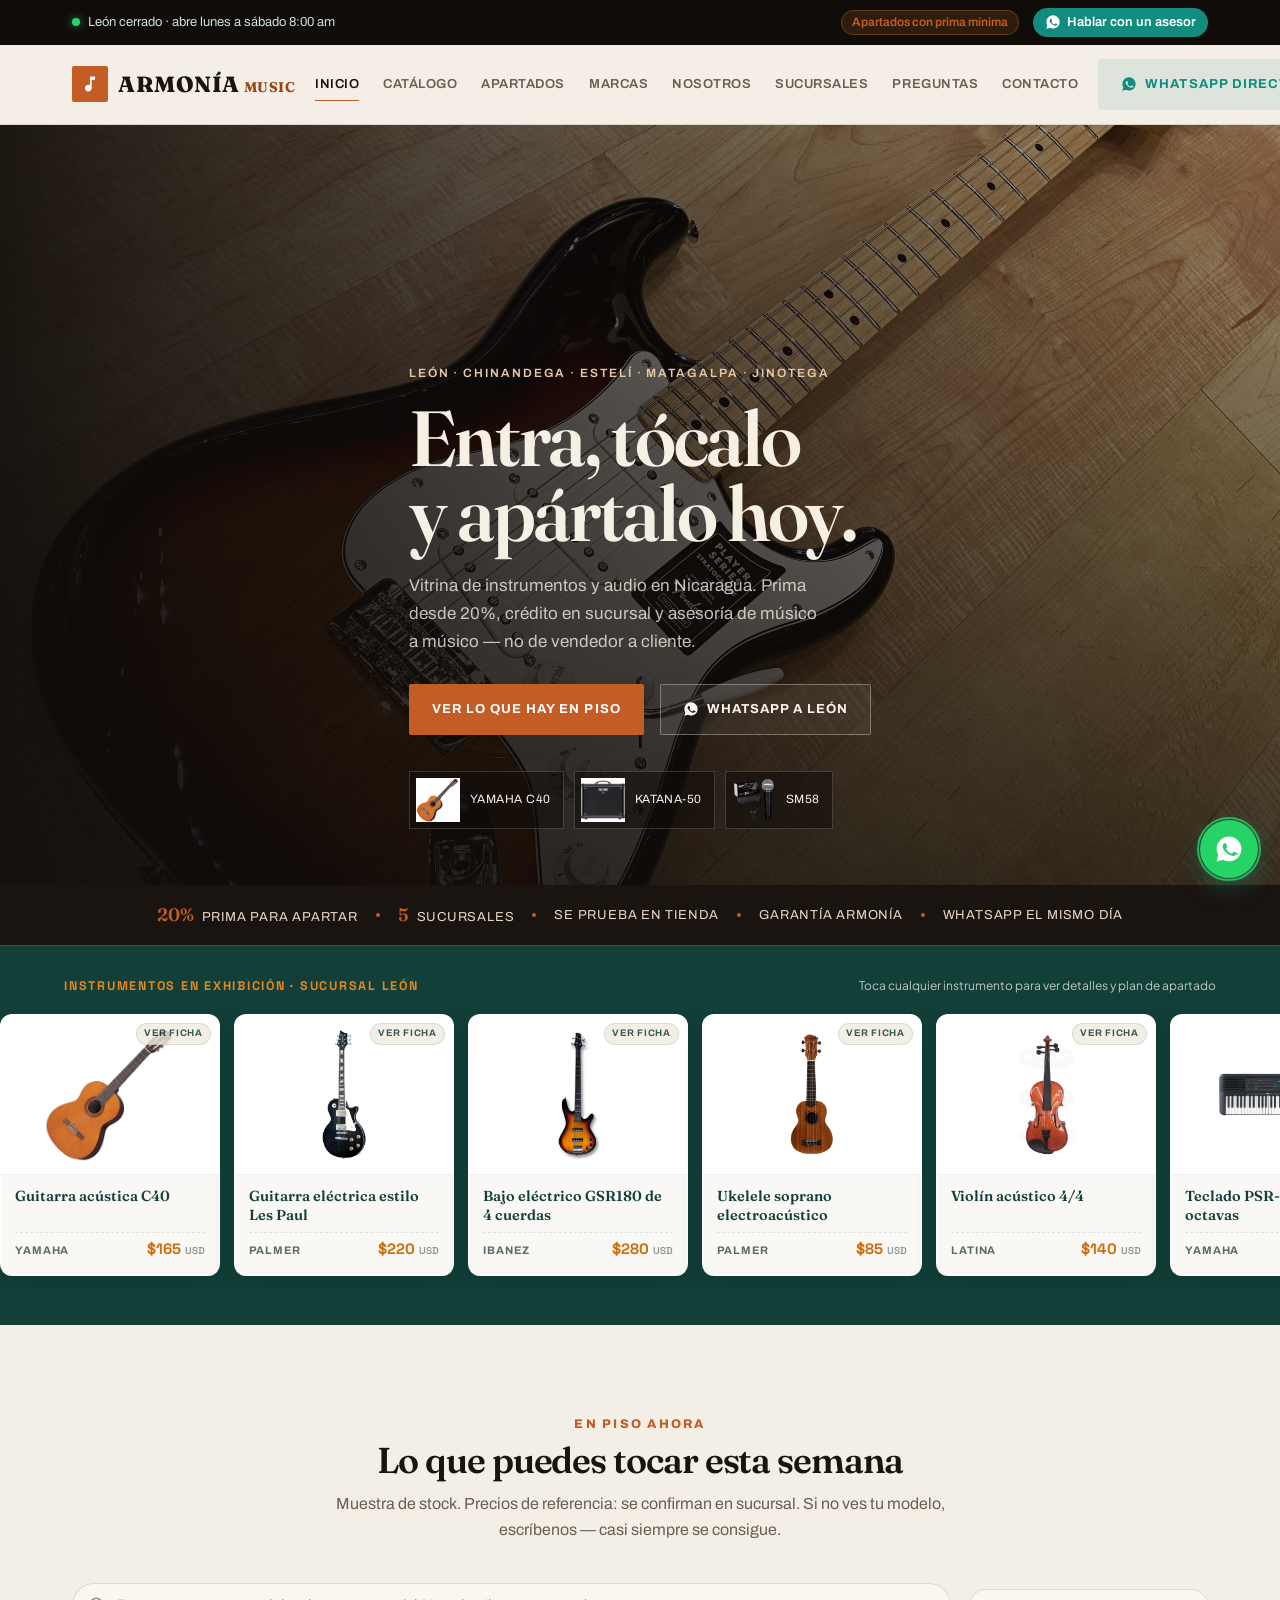
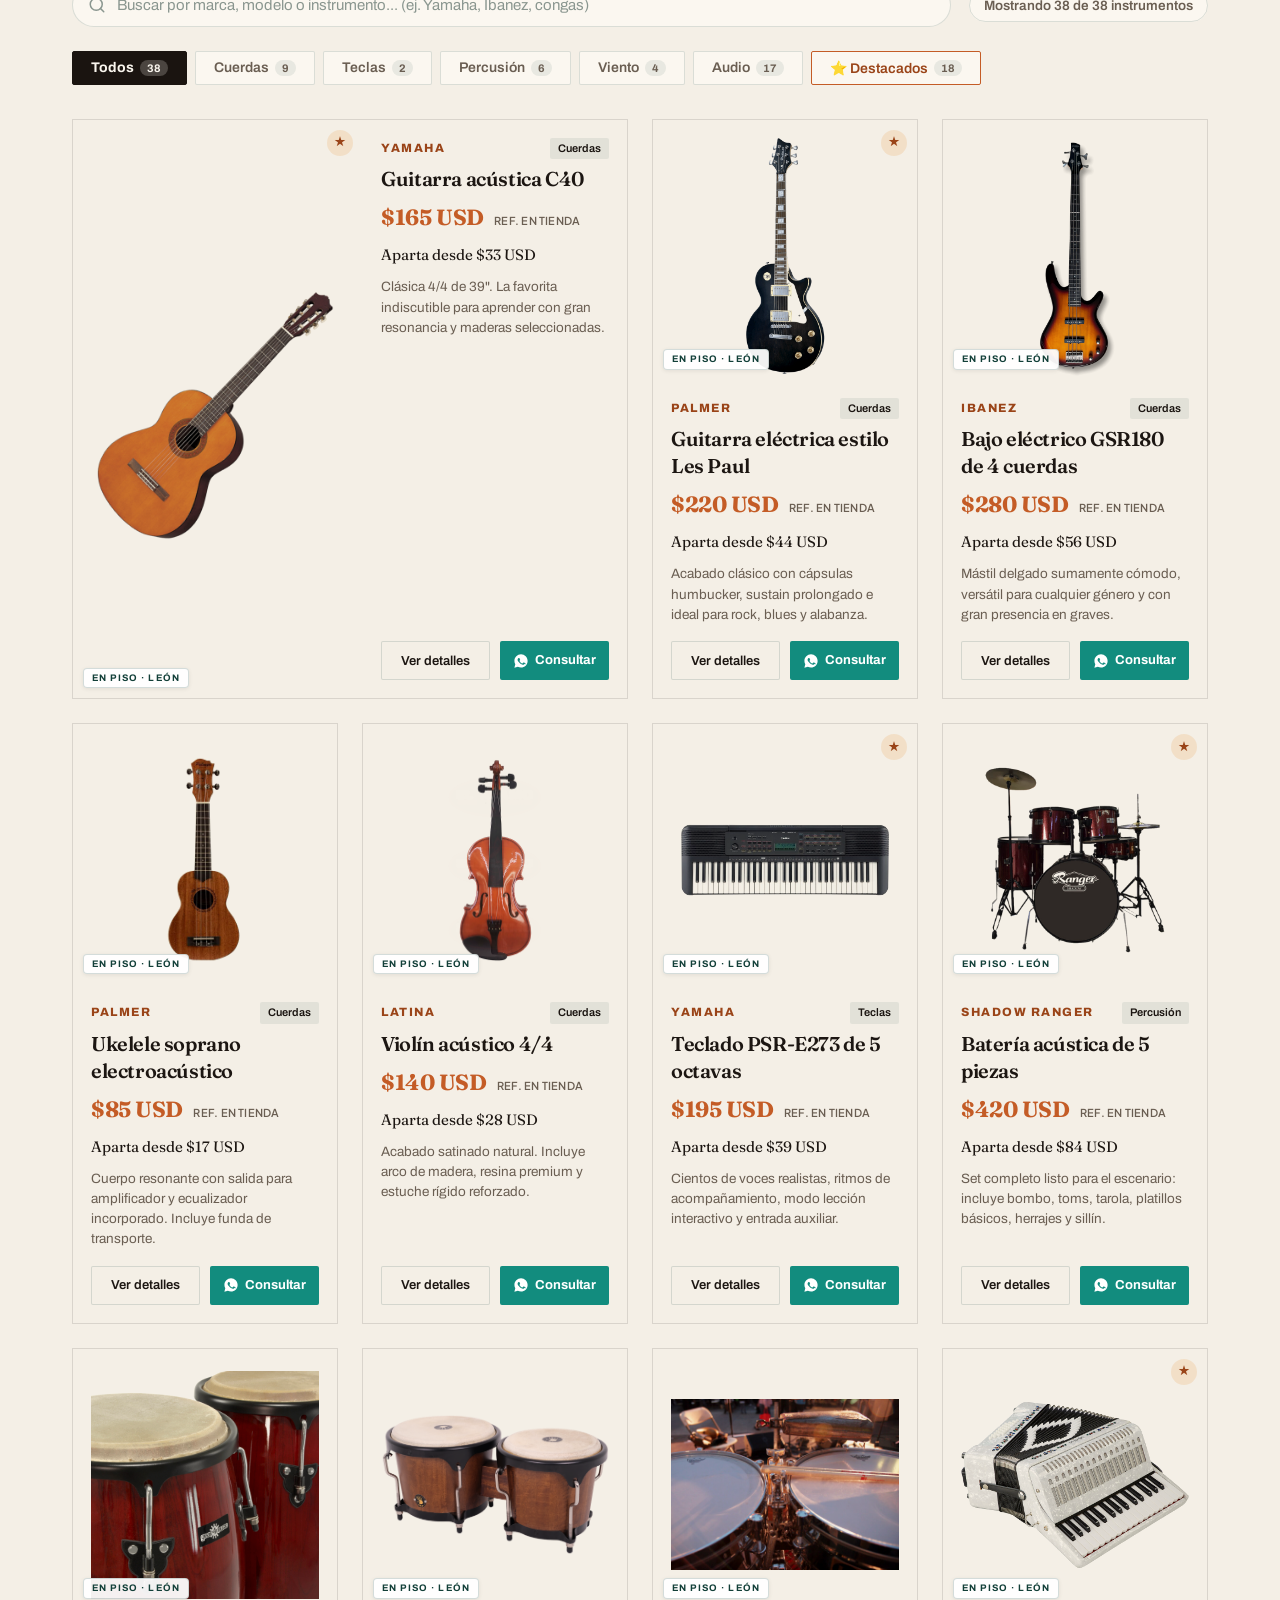
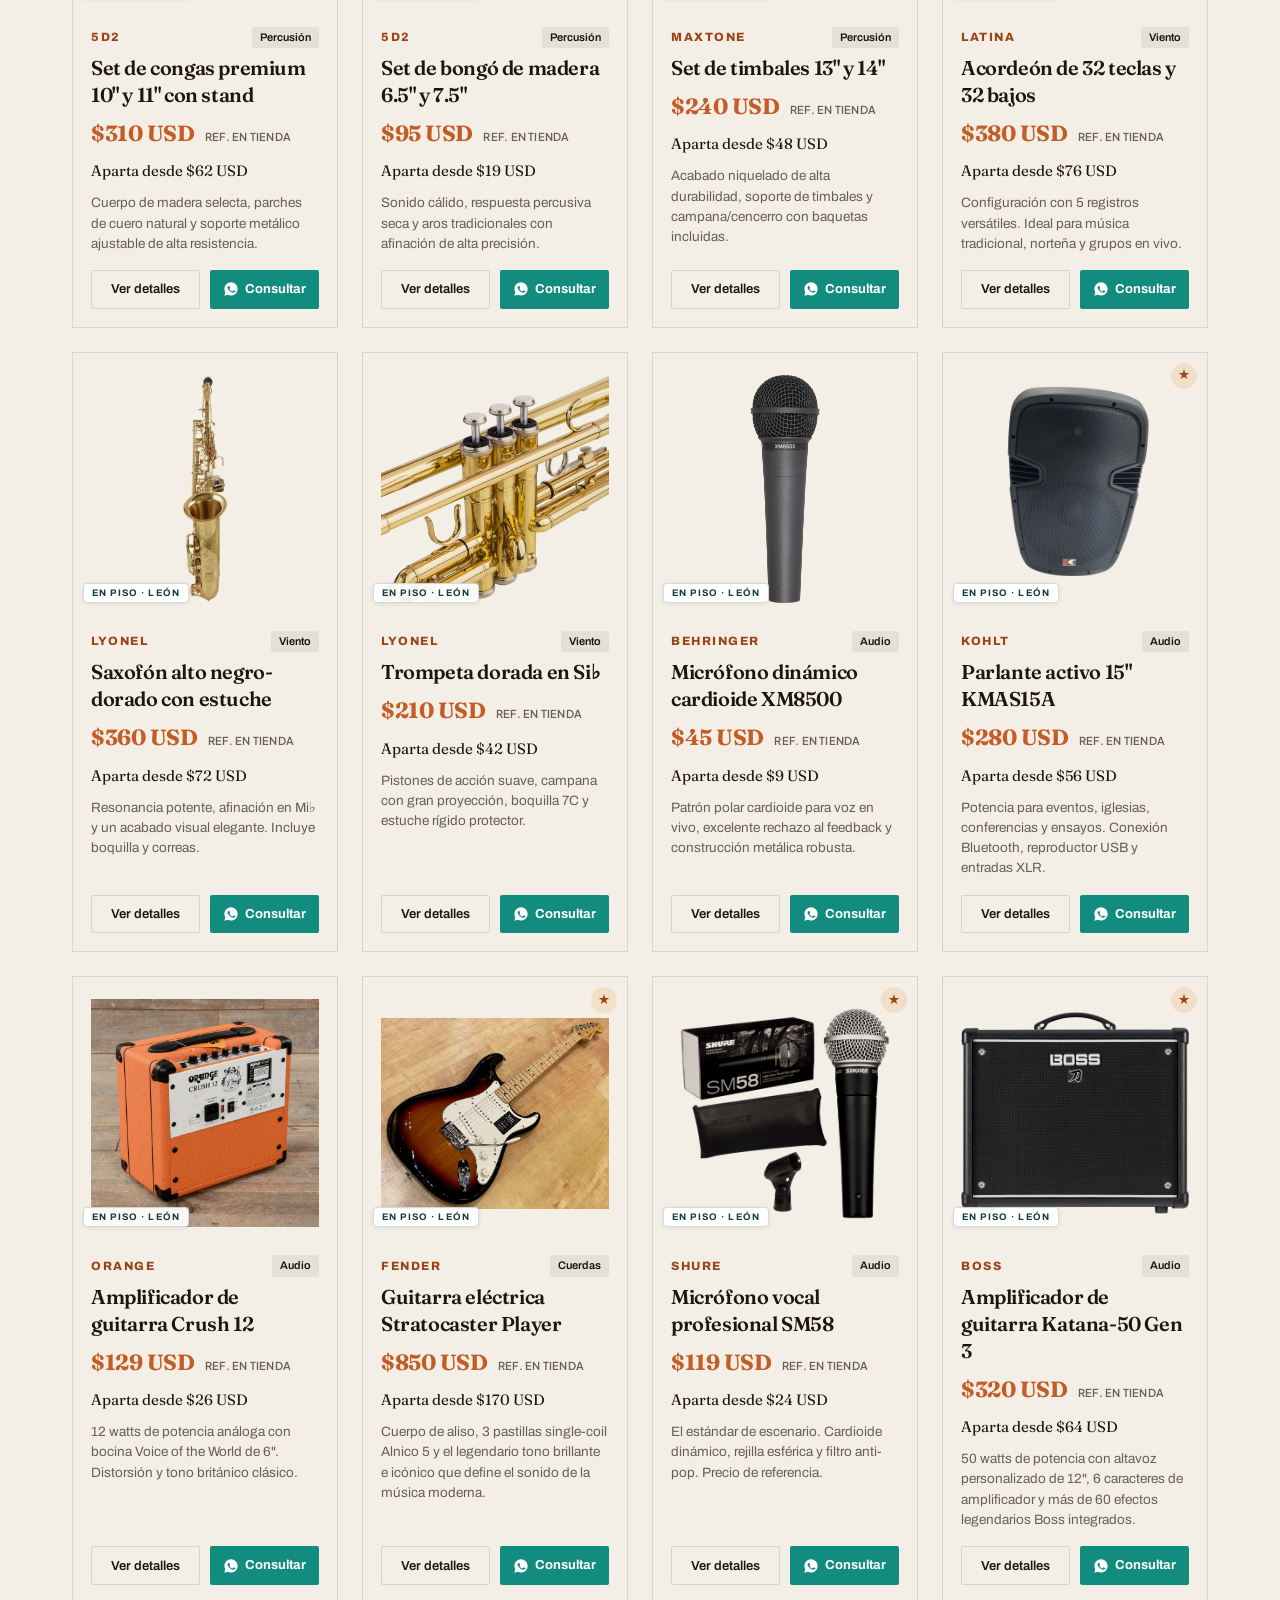
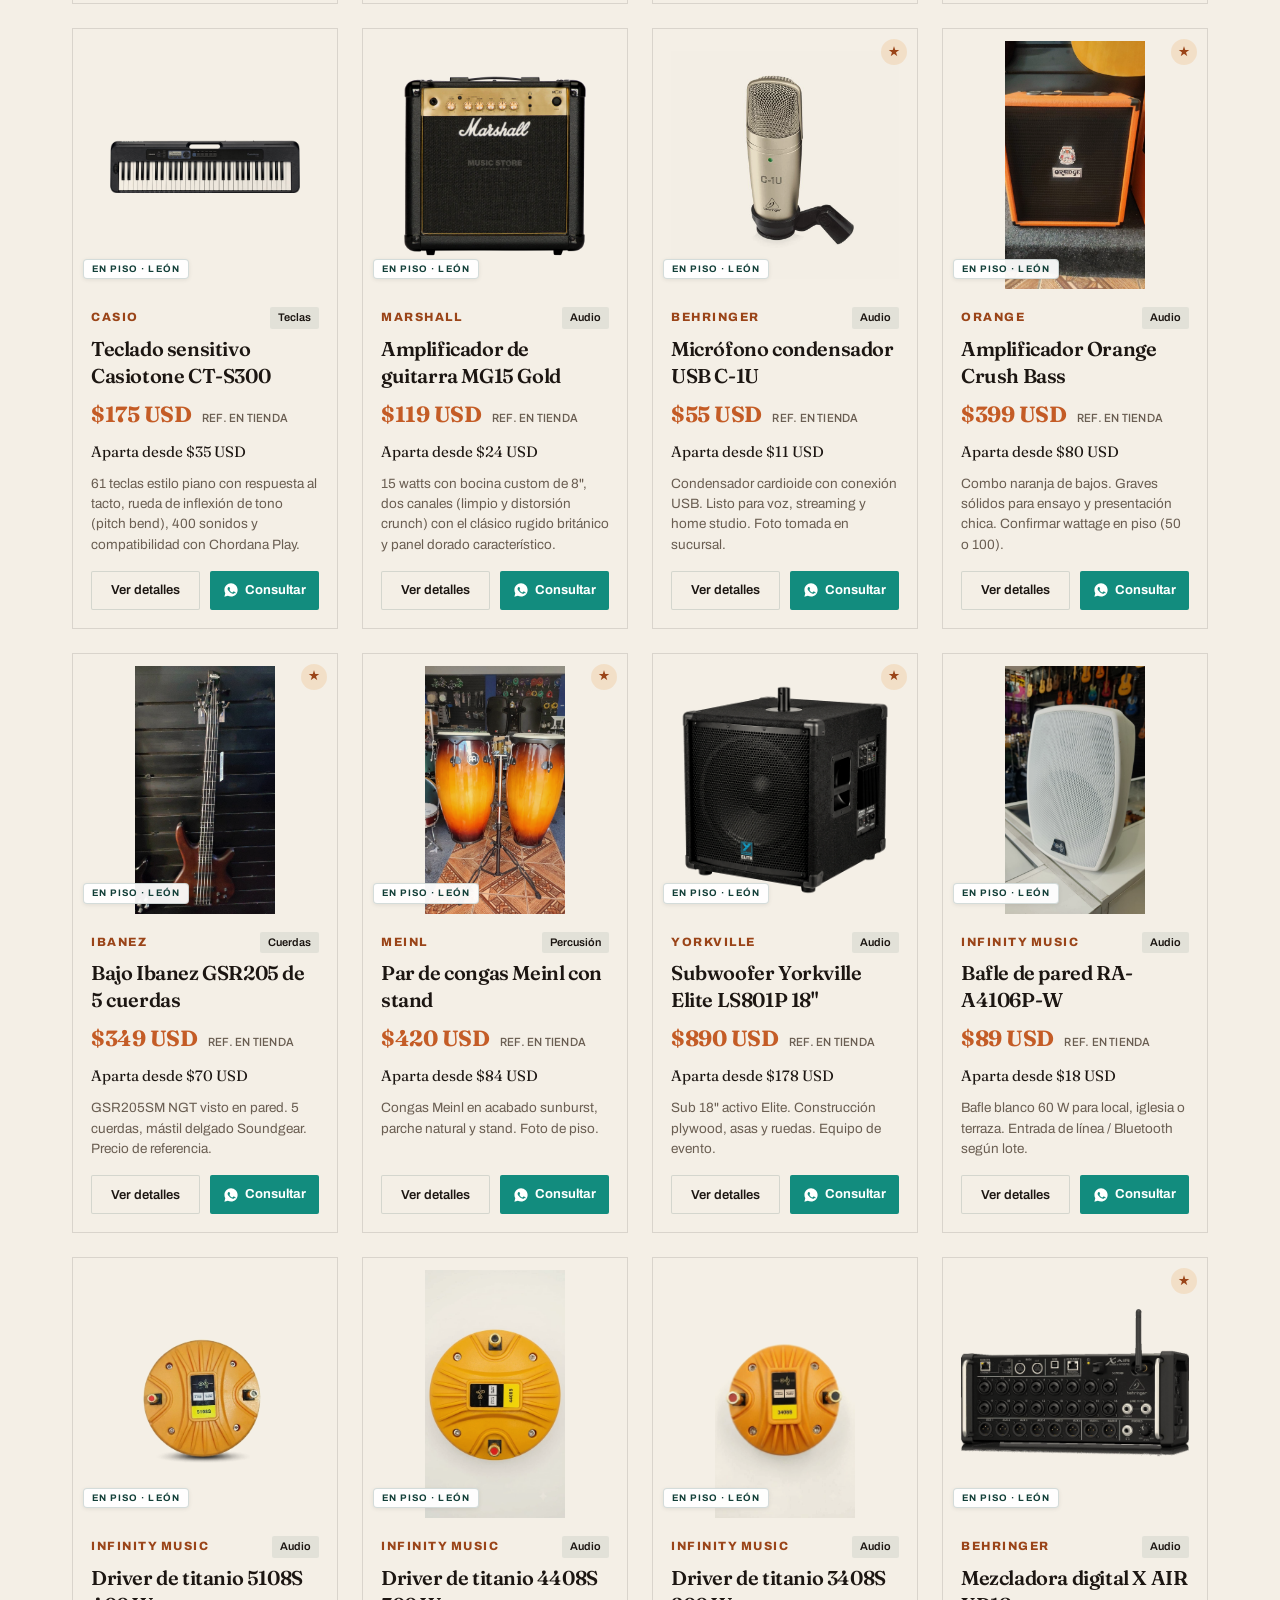
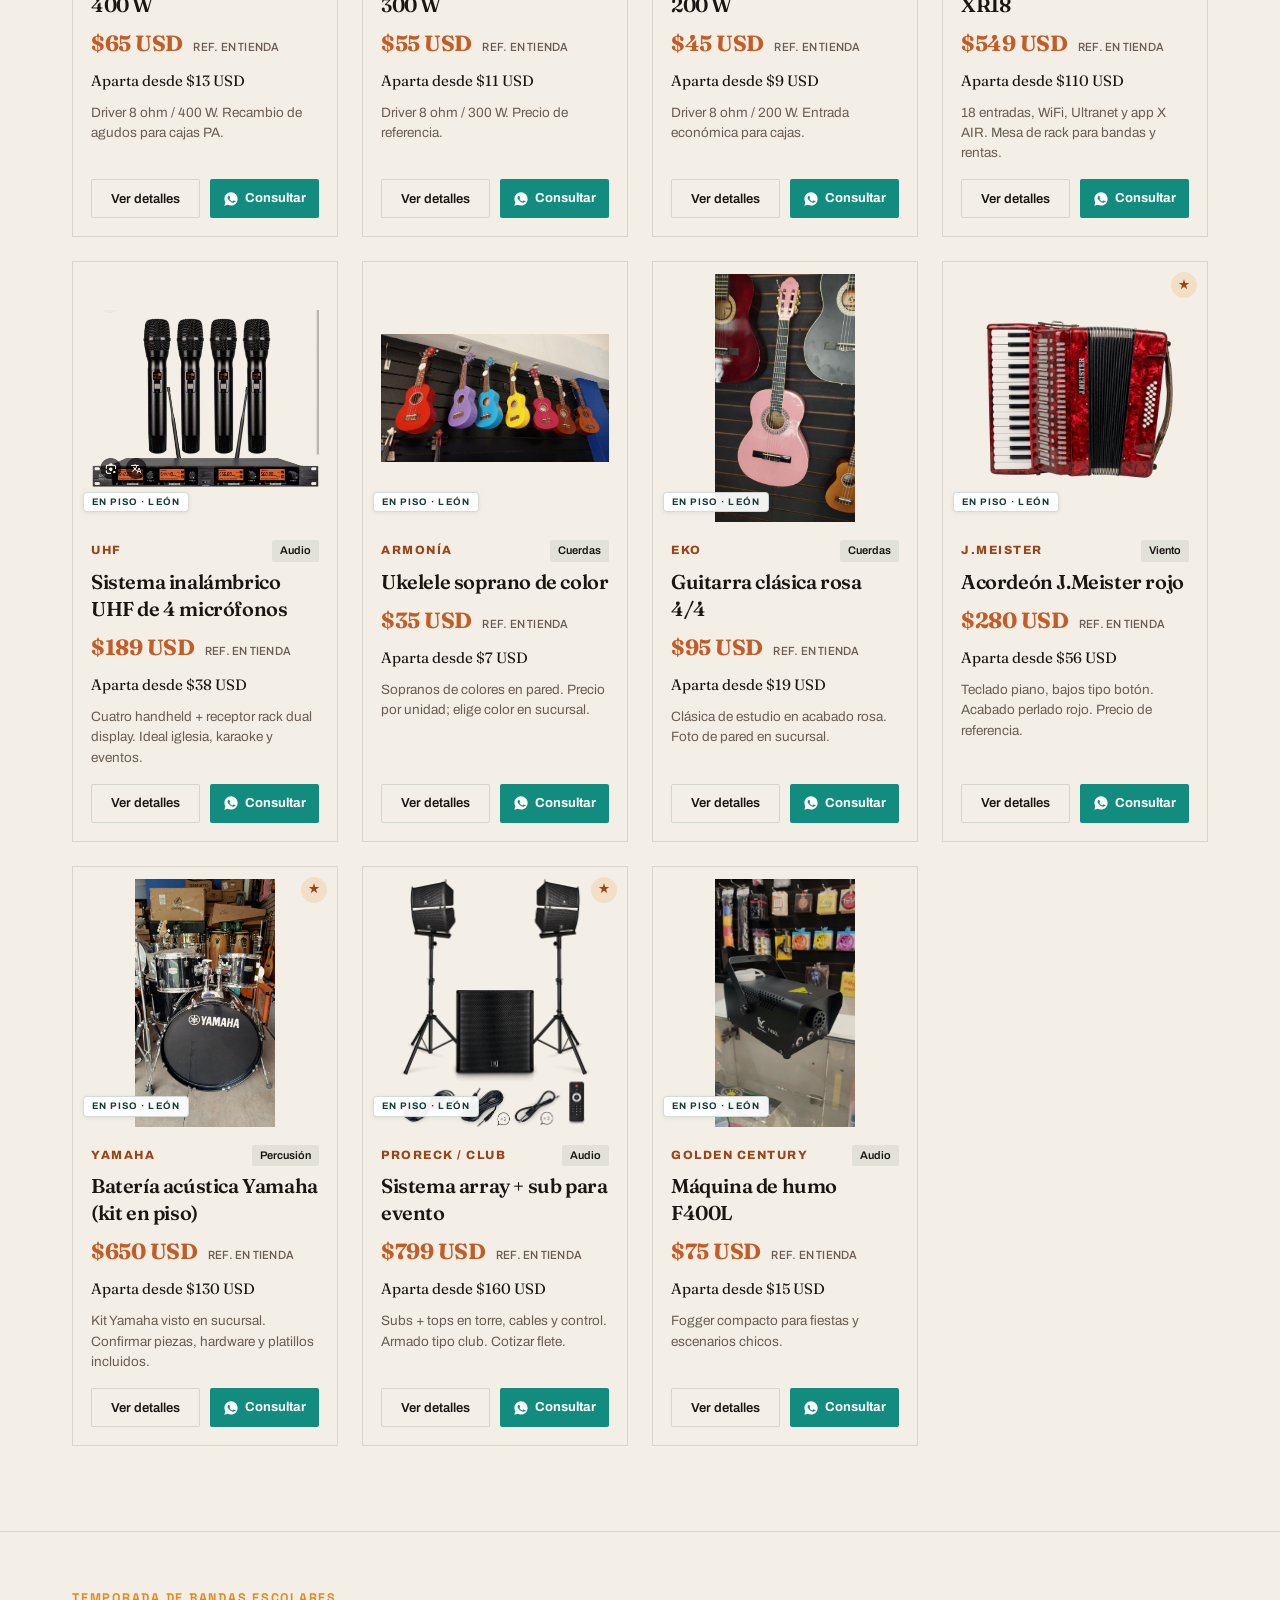
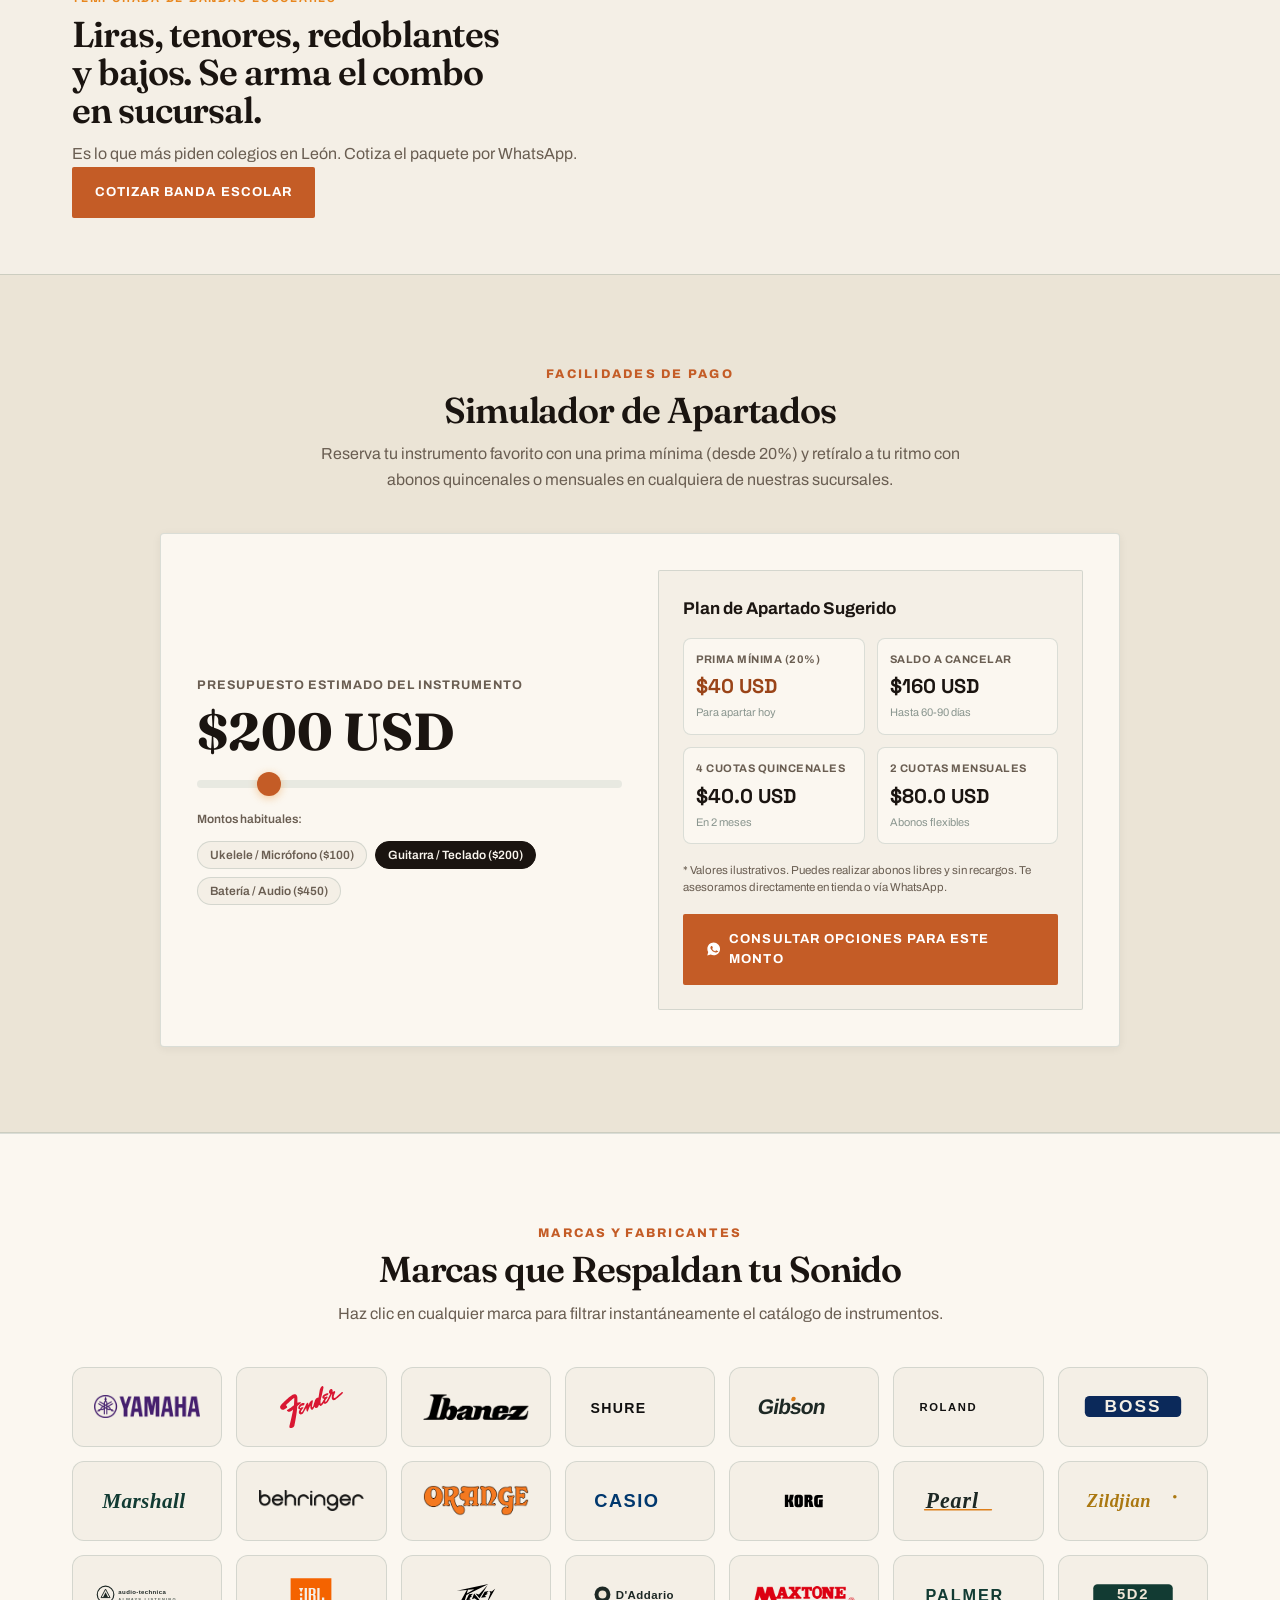
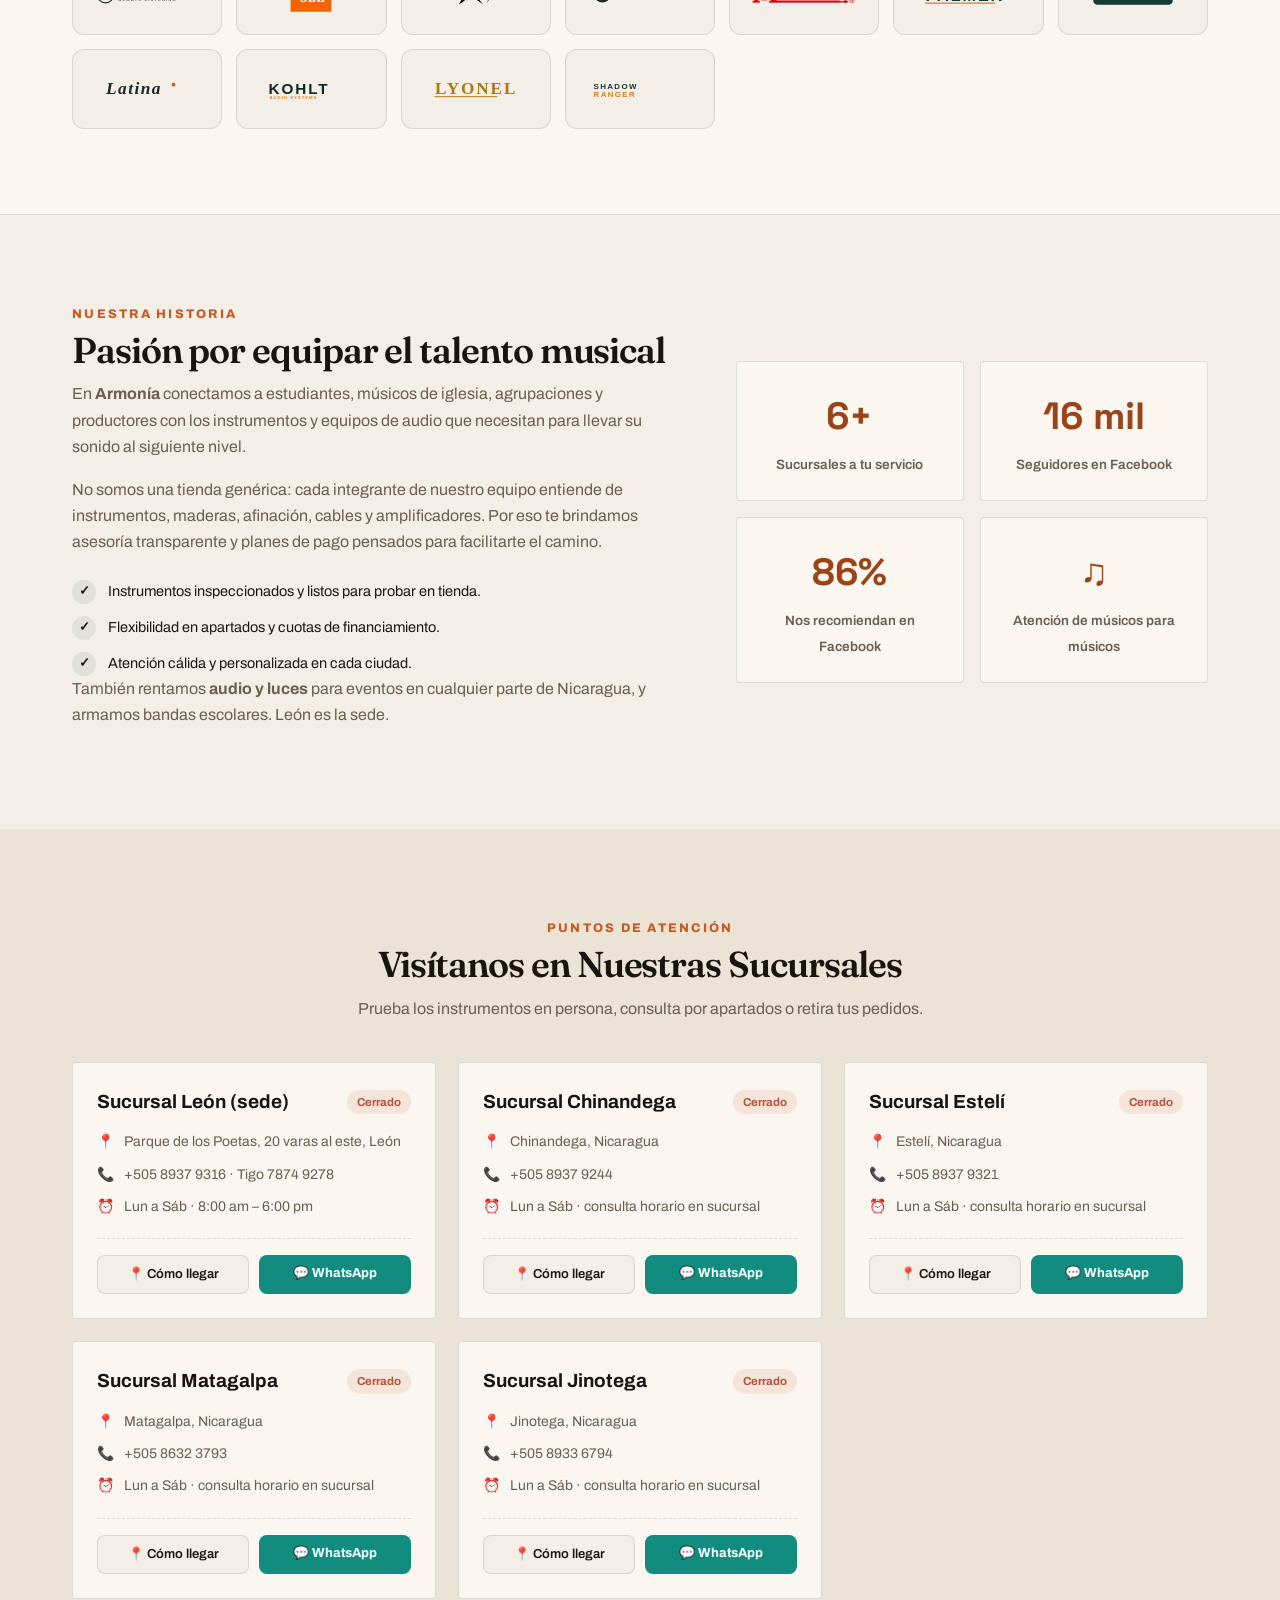
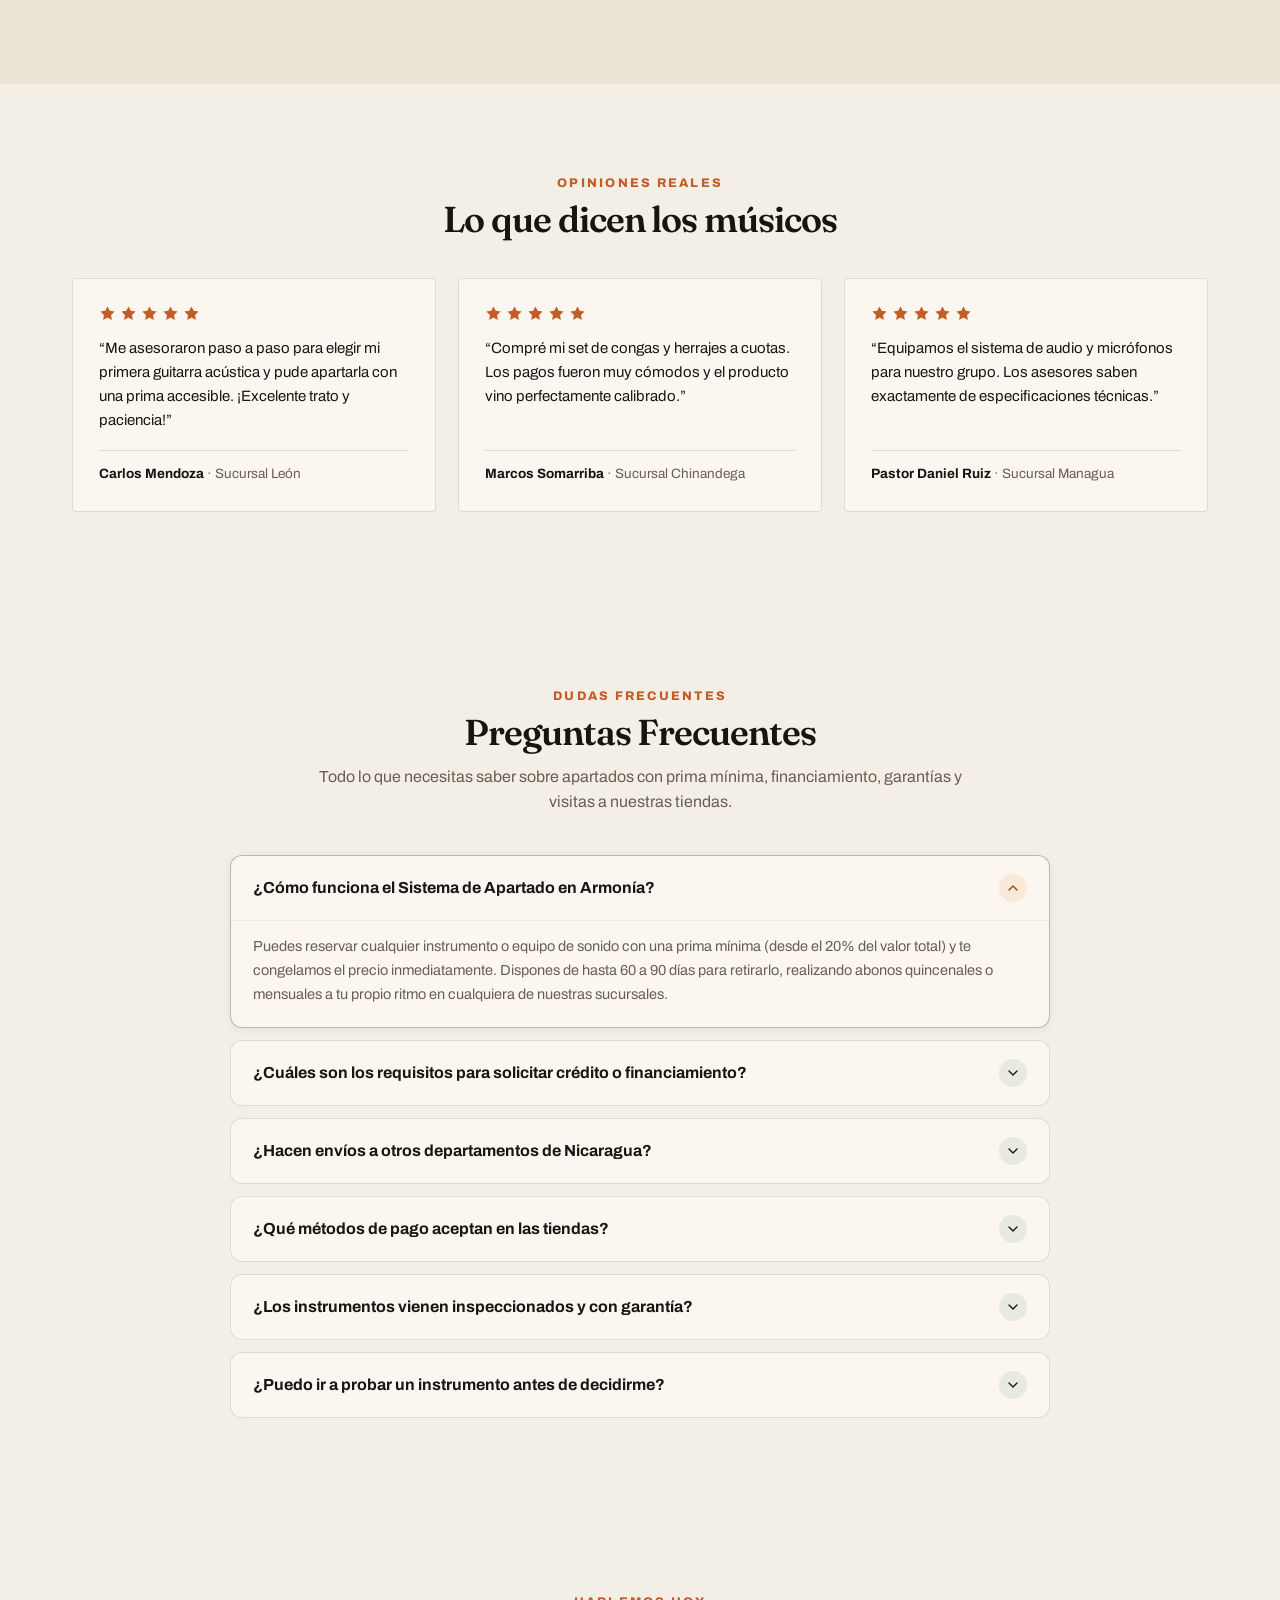
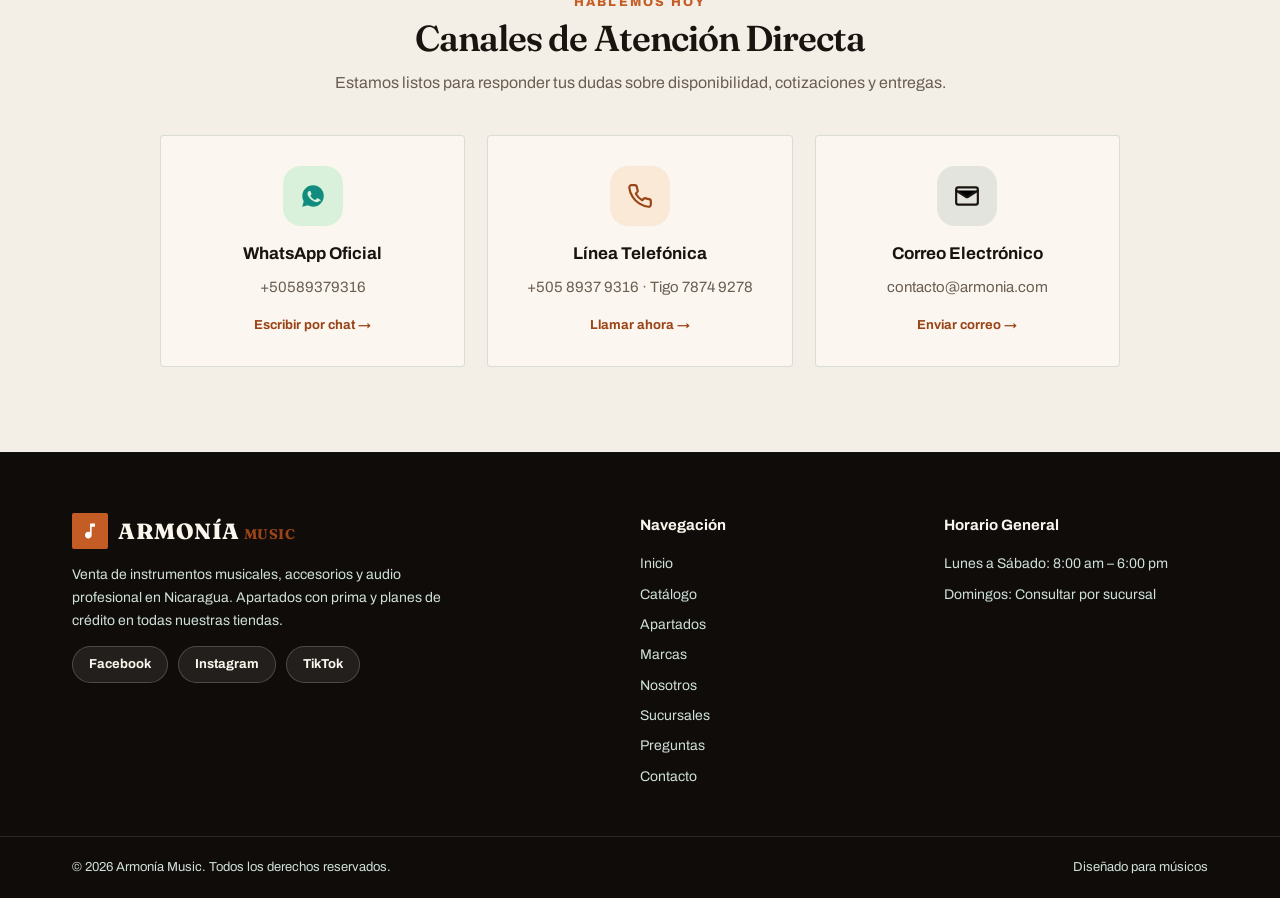
<file: index.html>
<!doctype html>
<html lang="es">
    <head>
        <meta charset="UTF-8" />
        <meta name="viewport" content="width=device-width, initial-scale=1.0" />
        <title>Armonía — Instrumentos Musicales & Audio Profesional</title>
        <meta
            name="description"
            content="Guitarras, bajos, teclados, percusión, viento y audio profesional en Nicaragua. Sistema de apartado con prima mínima y crédito en todas nuestras sucursales."
        />
        <meta property="og:title" content="Armonía — Instrumentos Musicales" />
        <meta
            property="og:description"
            content="Explora nuestro catálogo de instrumentos musicales. Visítanos en nuestras sucursales o consulta por WhatsApp."
        />
        <meta property="og:type" content="website" />
        <link rel="canonical" href="https://armoniamusic.github.io/armonia-web/" />
        <meta property="og:url" content="https://armoniamusic.github.io/armonia-web/" />
        <meta property="og:image" content="https://armoniamusic.github.io/armonia-web/fotos/og-armonia.jpg" />
        <meta name="twitter:card" content="summary_large_image" />
        <meta name="twitter:image" content="https://armoniamusic.github.io/armonia-web/fotos/og-armonia.jpg" />
        <script type="application/ld+json">
        {
            "@context": "https://schema.org",
            "@type": "MusicStore",
            "name": "Armonía Music",
            "description": "Instrumentos musicales y audio profesional en Nicaragua. Sistema de apartado con prima mínima y crédito en todas nuestras sucursales.",
            "telephone": "+505 8937 9316",
            "email": "contacto@armonia.com",
            "address": {
                "@type": "PostalAddress",
                "addressCountry": "NI"
            },
            "openingHours": "Mo-Sa 08:00-18:00",
            "areaServed": "Nicaragua"
        }
        </script>
        <link
            rel="icon"
            href="data:image/svg+xml,%3Csvg xmlns='http://www.w3.org/2000/svg' viewBox='0 0 64 64'%3E%3Crect width='64' height='64' rx='16' fill='%23123F38'/%3E%3Ccircle cx='32' cy='32' r='20' fill='%23E8871E' opacity='0.2'/%3E%3Cpath d='M26 44V23l14-4v19' stroke='%23E8871E' stroke-width='3' stroke-linecap='round' stroke-linejoin='round' fill='none'/%3E%3Ccircle cx='23' cy='44' r='4' fill='%23E8871E'/%3E%3Ccircle cx='37' cy='38' r='4' fill='%23E8871E'/%3E%3C/svg%3E"
        />
        <link rel="preconnect" href="https://fonts.googleapis.com" />
        <link rel="preconnect" href="https://fonts.gstatic.com" crossorigin />
        <link
            href="https://fonts.googleapis.com/css2?family=Fraunces:opsz,wght@9..144,500;9..144,600;9..144,700&family=Archivo:wght@400;500;600;700&family=Plus+Jakarta+Sans:wght@400;500;600;700;800&family=Space+Grotesk:wght@600;700&display=swap"
            rel="stylesheet"
        />
        <link rel="stylesheet" href="estilos.css?v=2.0" />
        <link rel="stylesheet" href="escaparate.css?v=2.0" />
    </head>
    <body>
        <!-- Barra superior informativa -->
        <aside class="sw-topbar">
            <div class="sw-topbar-inner">
                <div class="sw-topbar-pills">
                    <span class="sw-pulse-dot"></span>
                    <span
                        >Atención y asesoría en vivo en nuestras
                        sucursales</span
                    >
                </div>
                <div class="sw-topbar-actions">
                    <span class="sw-topbar-badge"
                        >Apartados con prima mínima</span
                    >
                    <a
                        class="sw-topbar-wa"
                        id="swTopWa"
                        href="#"
                        target="_blank"
                        rel="noopener"
                    >
                        <svg class="sw-ico" aria-hidden="true">
                            <use href="#i-wa"></use>
                        </svg>
                        <span>Hablar con un asesor</span>
                    </a>
                </div>
            </div>
        </aside>

        <!-- Encabezado principal sticky -->
        <header class="sw-header" id="swHeader">
            <div class="sw-header-inner">
                <a href="#inicio" class="sw-logo">
                    <span class="sw-logo-icon">
                        <svg viewBox="0 0 24 24" fill="currentColor">
                            <path
                                d="M12 3v10.55c-.59-.34-1.27-.55-2-.55-2.21 0-4 1.79-4 4s1.79 4 4 4 4-1.79 4-4V7h4V3h-6z"
                            />
                        </svg>
                    </span>
                    <span class="sw-logo-text"
                        >ARMONÍA<span class="sw-logo-sub">MUSIC</span></span
                    >
                </a>

                <nav class="sw-nav" id="swNav">
                    <a href="#inicio" class="sw-nav-link active">Inicio</a>
                    <a href="#catalogo" class="sw-nav-link">Catálogo</a>
                    <a href="#planes" class="sw-nav-link">Apartados</a>
                    <a href="#marcas" class="sw-nav-link">Marcas</a>
                    <a href="#nosotros" class="sw-nav-link">Nosotros</a>
                    <a href="#sucursales" class="sw-nav-link">Sucursales</a>
                    <a href="#faq" class="sw-nav-link">Preguntas</a>
                    <a href="#contacto" class="sw-nav-link">Contacto</a>
                </nav>

                <div class="sw-header-cta">
                    <a
                        class="sw-btn sw-btn-nav"
                        id="swHeaderWa"
                        href="#"
                        target="_blank"
                        rel="noopener"
                    >
                        <svg class="sw-ico" aria-hidden="true">
                            <use href="#i-wa"></use>
                        </svg>
                        <span>WhatsApp Directo</span>
                    </a>
                    <button
                        class="sw-burger"
                        id="swBurger"
                        aria-label="Abrir menú"
                        aria-expanded="false"
                    >
                        <span></span><span></span><span></span>
                    </button>
                </div>
            </div>
        </header>

        <main>
            <!-- Portada Principal (Hero) -->
            <section id="inicio" class="sw-hero">
                <div class="sw-hero-stage" aria-hidden="true">
                    <img
                        class="sw-hero-photo"
                        src="fotos/fender-stratocaster.jpg"
                        alt=""
                    />
                    <div class="sw-hero-veil"></div>
                </div>
                <div class="sw-container sw-hero-inner">
                    <div class="sw-hero-content">
                        <p class="sw-hero-kicker">
                            León · Chinandega · Managua · Estelí · Matagalpa ·
                            Masaya
                        </p>
                        <h1>Entra, tócalo<br />y apártalo hoy.</h1>
                        <p class="sw-hero-text">
                            Vitrina de instrumentos y audio en Nicaragua.
                            Prima desde 20%, crédito en sucursal y asesoría
                            de músico a músico — no de vendedor a cliente.
                        </p>
                        <div class="sw-hero-actions">
                            <a class="sw-btn sw-btn-primary" href="#catalogo">
                                <span>Ver lo que hay en piso</span>
                            </a>
                            <a
                                class="sw-btn sw-btn-ghost"
                                id="swHeroWa"
                                href="#"
                                target="_blank"
                                rel="noopener"
                            >
                                <svg class="sw-ico" aria-hidden="true">
                                    <use href="#i-wa"></use>
                                </svg>
                                <span>WhatsApp a León</span>
                            </a>
                        </div>
                        <div class="sw-hero-floor">
                            <a class="sw-floor-item" href="#catalogo">
                                <img src="fotos/yamaha-c40.jpg" alt="" />
                                <span>Yamaha C40</span>
                            </a>
                            <a class="sw-floor-item" href="#catalogo">
                                <img src="fotos/boss-katana-50.jpg" alt="" />
                                <span>Katana-50</span>
                            </a>
                            <a class="sw-floor-item" href="#catalogo">
                                <img src="fotos/shure-sm58.jpg" alt="" />
                                <span>SM58</span>
                            </a>
                        </div>
                    </div>
                </div>
            </section>

            <!-- Beneficios destacados -->
            <section class="sw-props-strip">
                <div class="sw-container sw-props-line">
                    <span><b>20%</b> prima para apartar</span>
                    <span class="sw-props-dot"></span>
                    <span><b>6</b> sucursales</span>
                    <span class="sw-props-dot"></span>
                    <span>Se prueba en tienda</span>
                    <span class="sw-props-dot"></span>
                    <span>Garantía Armonía</span>
                    <span class="sw-props-dot"></span>
                    <span>WhatsApp el mismo día</span>
                </div>
            </section>

            <!-- Catálogo de instrumentos -->
            <section id="catalogo" class="sw-section sw-catalog-section">
                <div class="sw-container">
                    <div class="sw-heading">
                        <span class="sw-eyebrow">En piso ahora</span>
                        <h2 class="sw-title">Lo que puedes tocar esta semana</h2>
                        <p class="sw-subtitle">
                            Muestra de stock. Precios de referencia: se confirman
                            en sucursal. Si no ves tu modelo, escríbenos — casi
                            siempre se consigue.
                        </p>
                    </div>

                    <!-- Barra de búsqueda y categorías -->
                    <div class="sw-catalog-toolbar">
                        <div class="sw-search-box">
                            <svg class="sw-search-icon" aria-hidden="true">
                                <use href="#i-search"></use>
                            </svg>
                            <input
                                type="search"
                                id="swSearch"
                                placeholder="Buscar por marca, modelo o instrumento... (ej. Yamaha, Ibanez, congas)"
                                aria-label="Buscar productos"
                            />
                            <button
                                id="swSearchClear"
                                class="sw-search-clear"
                                aria-label="Limpiar búsqueda"
                                style="display: none"
                            >
                                &times;
                            </button>
                        </div>
                        <div class="sw-catalog-meta">
                            <span id="swProductCount" class="sw-count-pill"
                                >Cargando instrumentos...</span
                            >
                        </div>
                    </div>

                    <nav
                        class="sw-familybar"
                        id="swFamilies"
                        aria-label="Familias de instrumentos"
                    ></nav>

                    <!-- Chip de filtros activos (marca) -->
                    <div
                        class="sw-active-filters"
                        id="swActiveFilters"
                        aria-live="polite"
                    ></div>

                    <!-- Grid de productos -->
                    <div class="sw-products" id="swProducts"></div>
                </div>
            </section>

            <!-- Simulador y Facilidades de Apartado & Crédito -->
            <section id="planes" class="sw-section sw-plans-section">
                <div class="sw-container">
                    <div class="sw-heading">
                        <span class="sw-eyebrow">Facilidades de pago</span>
                        <h2 class="sw-title">Simulador de Apartados</h2>
                        <p class="sw-subtitle">
                            Reserva tu instrumento favorito con una prima mínima (desde 20%) y retíralo a tu ritmo con abonos quincenales o mensuales en cualquiera de nuestras sucursales.
                        </p>
                    </div>

                    <div class="sw-simulator-card">
                        <div class="sw-sim-left">
                            <span class="sw-sim-tag">Presupuesto estimado del instrumento</span>
                            <div class="sw-sim-amount" id="swSimTotal">$200 USD</div>
                            <input
                                type="range"
                                id="swSimSlider"
                                class="sw-sim-slider"
                                min="60"
                                max="1000"
                                step="20"
                                value="200"
                                aria-label="Ajustar monto estimado del instrumento"
                            />
                            <div class="sw-sim-presets">
                                <span class="sw-presets-label">Montos habituales:</span>
                                <button type="button" class="sw-preset-chip" data-preset-price="100">Ukelele / Micrófono ($100)</button>
                                <button type="button" class="sw-preset-chip is-active" data-preset-price="200">Guitarra / Teclado ($200)</button>
                                <button type="button" class="sw-preset-chip" data-preset-price="450">Batería / Audio ($450)</button>
                            </div>
                        </div>

                        <div class="sw-sim-right">
                            <h3 class="sw-sim-breakdown-title">Plan de Apartado Sugerido</h3>
                            <div class="sw-sim-stats-grid">
                                <div class="sw-sim-stat">
                                    <span class="sw-sim-stat-label">Prima mínima (20%)</span>
                                    <strong class="sw-sim-stat-val text-mango" id="swSimPrima">$40 USD</strong>
                                    <span class="sw-sim-stat-sub">Para apartar hoy</span>
                                </div>
                                <div class="sw-sim-stat">
                                    <span class="sw-sim-stat-label">Saldo a cancelar</span>
                                    <strong class="sw-sim-stat-val" id="swSimSaldo">$160 USD</strong>
                                    <span class="sw-sim-stat-sub">Hasta 60-90 días</span>
                                </div>
                                <div class="sw-sim-stat">
                                    <span class="sw-sim-stat-label">4 Cuotas quincenales</span>
                                    <strong class="sw-sim-stat-val" id="swSimCuotaQ">$40.0 USD</strong>
                                    <span class="sw-sim-stat-sub">En 2 meses</span>
                                </div>
                                <div class="sw-sim-stat">
                                    <span class="sw-sim-stat-label">2 Cuotas mensuales</span>
                                    <strong class="sw-sim-stat-val" id="swSimCuotaM">$80.0 USD</strong>
                                    <span class="sw-sim-stat-sub">Abonos flexibles</span>
                                </div>
                            </div>
                            <p class="sw-sim-note">
                                * Valores ilustrativos. Puedes realizar abonos libres y sin recargos. Te asesoramos directamente en tienda o vía WhatsApp.
                            </p>
                            <a class="sw-btn sw-btn-primary sw-sim-btn-wa" id="swSimWa" href="#" target="_blank" rel="noopener">
                                <svg class="sw-ico" aria-hidden="true"><use href="#i-wa"></use></svg>
                                <span>Consultar opciones para este monto</span>
                            </a>
                        </div>
                    </div>
                </div>
            </section>

            <!-- Marcas Oficiales -->
            <section id="marcas" class="sw-section sw-brands-section">
                <div class="sw-container">
                    <div class="sw-heading">
                        <span class="sw-eyebrow">Marcas y fabricantes</span>
                        <h2 class="sw-title">Marcas que Respaldan tu Sonido</h2>
                        <p class="sw-subtitle">
                            Haz clic en cualquier marca para filtrar
                            instantáneamente el catálogo de instrumentos.
                        </p>
                    </div>
                    <div class="sw-brands" id="swBrands"></div>
                </div>
            </section>

            <!-- Quiénes somos & Respaldo -->
            <section id="nosotros" class="sw-section sw-about-section">
                <div class="sw-container">
                    <div class="sw-about-grid">
                        <div class="sw-about-text">
                            <span class="sw-eyebrow">Nuestra Historia</span>
                            <h2 class="sw-title" style="text-align: left">
                                Pasión por equipar el talento musical
                            </h2>
                            <p>
                                En <strong>Armonía</strong> conectamos a
                                estudiantes, músicos de iglesia, agrupaciones y
                                productores con los instrumentos y equipos de
                                audio que necesitan para llevar su sonido al
                                siguiente nivel.
                            </p>
                            <p>
                                No somos una tienda genérica: cada integrante de
                                nuestro equipo entiende de instrumentos,
                                maderas, afinación, cables y amplificadores. Por
                                eso te brindamos asesoría transparente y planes
                                de pago pensados para facilitarte el camino.
                            </p>
                            <div class="sw-about-features">
                                <div class="sw-af-item">
                                    <span class="sw-af-check">✓</span>
                                    <span
                                        >Instrumentos inspeccionados y listos
                                        para probar en tienda.</span
                                    >
                                </div>
                                <div class="sw-af-item">
                                    <span class="sw-af-check">✓</span>
                                    <span
                                        >Flexibilidad en apartados y cuotas de
                                        financiamiento.</span
                                    >
                                </div>
                                <div class="sw-af-item">
                                    <span class="sw-af-check">✓</span>
                                    <span
                                        >Atención cálida y personalizada en cada
                                        ciudad.</span
                                    >
                                </div>
                            </div>
                        </div>
                        <div class="sw-about-stats-grid">
                            <div class="sw-stat-card">
                                <span class="sw-stat-number">6+</span>
                                <span class="sw-stat-label"
                                    >Sucursales a tu servicio</span
                                >
                            </div>
                            <div class="sw-stat-card">
                                <span class="sw-stat-number">16 mil</span>
                                <span class="sw-stat-label"
                                    >Seguidores en Facebook</span
                                >
                            </div>
                            <div class="sw-stat-card">
                                <span class="sw-stat-number">86%</span>
                                <span class="sw-stat-label"
                                    >Nos recomiendan en Facebook</span
                                >
                            </div>
                            <div class="sw-stat-card">
                                <span class="sw-stat-number">♫</span>
                                <span class="sw-stat-label"
                                    >Atención de músicos para músicos</span
                                >
                            </div>
                        </div>
                    </div>
                </div>
            </section>

            <!-- Sucursales y ubicaciones -->
            <section id="sucursales" class="sw-section sw-branches-section">
                <div class="sw-container">
                    <div class="sw-heading">
                        <span class="sw-eyebrow">Puntos de atención</span>
                        <h2 class="sw-title">
                            Visítanos en Nuestras Sucursales
                        </h2>
                        <p class="sw-subtitle">
                            Prueba los instrumentos en persona, consulta por
                            apartados o retira tus pedidos.
                        </p>
                    </div>
                    <div class="sw-branches" id="swBranches"></div>
                </div>
            </section>

            <!-- Testimonios de clientes -->
            <section class="sw-section sw-reviews-section">
                <div class="sw-container">
                    <div class="sw-heading">
                        <span class="sw-eyebrow">Opiniones reales</span>
                        <h2 class="sw-title">Lo que dicen los músicos</h2>
                    </div>
                    <div class="sw-reviews" id="swReviews"></div>
                </div>
            </section>

            <!-- Preguntas Frecuentes -->
            <section id="faq" class="sw-section sw-faq-section">
                <div class="sw-container">
                    <div class="sw-heading">
                        <span class="sw-eyebrow">Dudas frecuentes</span>
                        <h2 class="sw-title">Preguntas Frecuentes</h2>
                        <p class="sw-subtitle">
                            Todo lo que necesitas saber sobre apartados con prima mínima, financiamiento, garantías y visitas a nuestras tiendas.
                        </p>
                    </div>
                    <div class="sw-faq-container" id="swFaqList">
                        <!-- Inyectado dinámicamente por app.js -->
                    </div>
                </div>
            </section>

            <!-- Canales de contacto -->
            <section id="contacto" class="sw-section sw-contact-section">
                <div class="sw-container">
                    <div class="sw-heading">
                        <span class="sw-eyebrow">Hablemos hoy</span>
                        <h2 class="sw-title">Canales de Atención Directa</h2>
                        <p class="sw-subtitle">
                            Estamos listos para responder tus dudas sobre
                            disponibilidad, cotizaciones y entregas.
                        </p>
                    </div>
                    <div class="sw-contact-grid">
                        <a
                            class="sw-contact-card"
                            id="swContactWa"
                            href="#"
                            target="_blank"
                            rel="noopener"
                        >
                            <div class="sw-contact-icon sw-ico-wa-bg">
                                <svg class="sw-ico-lg" aria-hidden="true">
                                    <use href="#i-wa"></use>
                                </svg>
                            </div>
                            <strong>WhatsApp Oficial</strong>
                            <span id="swContactWaNum">+505 0000 0000</span>
                            <span class="sw-contact-btn"
                                >Escribir por chat &rarr;</span
                            >
                        </a>

                        <a class="sw-contact-card" id="swContactTel" href="#">
                            <div class="sw-contact-icon sw-ico-tel-bg">
                                <svg class="sw-ico-lg" aria-hidden="true">
                                    <use href="#i-phone"></use>
                                </svg>
                            </div>
                            <strong>Línea Telefónica</strong>
                            <span id="swContactTelNum">+505 0000 0000</span>
                            <span class="sw-contact-btn"
                                >Llamar ahora &rarr;</span
                            >
                        </a>

                        <a class="sw-contact-card" id="swContactMail" href="#">
                            <div class="sw-contact-icon sw-ico-mail-bg">
                                <svg class="sw-ico-lg" aria-hidden="true">
                                    <use href="#i-mail"></use>
                                </svg>
                            </div>
                            <strong>Correo Electrónico</strong>
                            <span id="swContactMailTxt"
                                >contacto@armonia.com</span
                            >
                            <span class="sw-contact-btn"
                                >Enviar correo &rarr;</span
                            >
                        </a>
                    </div>
                </div>
            </section>
        </main>

        <!-- Modal de Detalle de Producto -->
        <div
            class="sw-modal"
            id="swModal"
            aria-hidden="true"
            role="dialog"
            aria-labelledby="swModalTitle"
        >
            <div class="sw-modal-backdrop" id="swModalBackdrop"></div>
            <div class="sw-modal-box">
                <button
                    class="sw-modal-close"
                    id="swModalClose"
                    aria-label="Cerrar ventana"
                >
                    &times;
                </button>
                <div class="sw-modal-body" id="swModalBody">
                    <!-- Inyectado dinámicamente -->
                </div>
            </div>
        </div>

        <!-- Pie de página -->
        <footer class="sw-footer">
            <div class="sw-container sw-footer-inner">
                <div class="sw-footer-brand">
                    <a href="#inicio" class="sw-logo">
                        <span class="sw-logo-icon">
                            <svg viewBox="0 0 24 24" fill="currentColor">
                                <path
                                    d="M12 3v10.55c-.59-.34-1.27-.55-2-.55-2.21 0-4 1.79-4 4s1.79 4 4 4 4-1.79 4-4V7h4V3h-6z"
                                />
                            </svg>
                        </span>
                        <span class="sw-logo-text"
                            >ARMONÍA<span class="sw-logo-sub">MUSIC</span></span
                        >
                    </a>
                    <p class="sw-footer-desc">
                        Venta de instrumentos musicales, accesorios y audio
                        profesional en Nicaragua. Apartados con prima y planes
                        de crédito en todas nuestras tiendas.
                    </p>
                    <div class="sw-footer-social">
                        <a
                            href="https://www.facebook.com/armoniamusicleon"
                            target="_blank"
                            rel="noopener"
                            >Facebook</a
                        >
                        <a
                            href="https://www.instagram.com/armoniamusic/"
                            target="_blank"
                            rel="noopener"
                            >Instagram</a
                        >
                    </div>
                </div>

                <div class="sw-footer-nav">
                    <h4>Navegación</h4>
                    <a href="#inicio">Inicio</a>
                    <a href="#catalogo">Catálogo</a>
                    <a href="#planes">Apartados</a>
                    <a href="#marcas">Marcas</a>
                    <a href="#nosotros">Nosotros</a>
                    <a href="#sucursales">Sucursales</a>
                    <a href="#faq">Preguntas</a>
                    <a href="#contacto">Contacto</a>
                </div>

                <div class="sw-footer-hours">
                    <h4>Horario General</h4>
                    <p>Lunes a Sábado: 8:00 am – 6:00 pm</p>
                    <p>Domingos: Consultar por sucursal</p>
                </div>
            </div>
            <div class="sw-footer-bottom">
                <div class="sw-container sw-footer-bottom-inner">
                    <p>
                        &copy; <span id="swYear"></span> Armonía Music. Todos
                        los derechos reservados.
                    </p>
                    <p class="sw-footer-credit">Diseñado para músicos</p>
                </div>
            </div>
        </footer>

        <!-- Widget Flotante de WhatsApp tipo Concierge -->
        <div class="sw-wa-widget" id="swWaWidget">
            <div class="sw-wa-popup" id="swWaPopup">
                <div class="sw-wa-popup-header">
                    <div class="sw-wa-avatar">
                        <span>♫</span>
                        <span class="sw-wa-status-dot"></span>
                    </div>
                    <div class="sw-wa-header-info">
                        <strong>Asesoría Armonía</strong>
                        <span>En línea · Respondemos en minutos</span>
                    </div>
                    <button
                        class="sw-wa-popup-close"
                        id="swWaPopupClose"
                        aria-label="Cerrar chat"
                    >
                        &times;
                    </button>
                </div>
                <div class="sw-wa-popup-body">
                    <p class="sw-wa-msg">
                        ¡Hola! 🎸 ¿Buscas un instrumento o quieres consultar
                        disponibilidad y cuotas de apartado?
                    </p>
                    <div class="sw-wa-quick-options">
                        <a
                            class="sw-wa-opt"
                            id="swWaOptCat"
                            href="#"
                            target="_blank"
                            rel="noopener"
                        >
                            <span>🔎</span> Consultar disponibilidad de un
                            producto
                        </a>
                        <a
                            class="sw-wa-opt"
                            id="swWaOptCred"
                            href="#"
                            target="_blank"
                            rel="noopener"
                        >
                            <span>💳</span> Información de créditos y apartados
                        </a>
                        <a
                            class="sw-wa-opt"
                            id="swWaOptBranch"
                            href="#"
                            target="_blank"
                            rel="noopener"
                        >
                            <span>📍</span> Hablar con la sucursal más cercana
                        </a>
                    </div>
                </div>
            </div>

            <button
                class="sw-float-wa"
                id="swFloatWa"
                aria-label="Abrir chat de WhatsApp"
            >
                <svg class="sw-ico-wa" viewBox="0 0 24 24" aria-hidden="true">
                    <path
                        fill="currentColor"
                        d="M12.04 2c-5.46 0-9.91 4.45-9.91 9.91 0 1.75.46 3.45 1.32 4.95L2.05 22l5.25-1.38c1.45.79 3.08 1.21 4.74 1.21 5.46 0 9.91-4.45 9.91-9.91 0-2.65-1.03-5.14-2.9-7.01A9.82 9.82 0 0 0 12.04 2zm5.8 14.28c-.24.69-1.4 1.27-1.93 1.35-.49.07-1.12.1-3.26-.79-2.73-1.14-4.5-3.89-4.63-4.07-.13-.18-1.1-1.46-1.1-2.79 0-1.32.7-1.98.95-2.24.25-.26.54-.33.72-.33.18 0 .36 0 .52.01.17.01.39-.06.61.46.23.54.78 1.9.85 2.04.07.14.12.31.02.5-.1.19-.15.31-.3.49-.15.18-.32.4-.46.54-.15.15-.31.31-.13.62.18.31.78 1.28 1.68 2.07 1.15 1.03 2.12 1.35 2.43 1.5.31.15.49.13.67-.08.18-.21.78-.9.99-1.22.21-.31.42-.26.71-.15.29.11 1.84.87 2.16 1.03.32.16.53.24.61.37.08.14.08.79-.16 1.48z"
                    />
                </svg>
                <span class="sw-float-pulse"></span>
            </button>
        </div>

        <!-- Símbolos SVG Reutilizables -->
        <svg
            width="0"
            height="0"
            style="position: absolute; display: none"
            aria-hidden="true"
        >
            <defs>
                <symbol id="i-wa" viewBox="0 0 24 24">
                    <path
                        fill="currentColor"
                        d="M12.04 2c-5.46 0-9.91 4.45-9.91 9.91 0 1.75.46 3.45 1.32 4.95L2.05 22l5.25-1.38c1.45.79 3.08 1.21 4.74 1.21 5.46 0 9.91-4.45 9.91-9.91 0-2.65-1.03-5.14-2.9-7.01A9.82 9.82 0 0 0 12.04 2zm5.8 14.28c-.24.69-1.4 1.27-1.93 1.35-.49.07-1.12.1-3.26-.79-2.73-1.14-4.5-3.89-4.63-4.07-.13-.18-1.1-1.46-1.1-2.79 0-1.32.7-1.98.95-2.24.25-.26.54-.33.72-.33.18 0 .36 0 .52.01.17.01.39-.06.61.46.23.54.78 1.9.85 2.04.07.14.12.31.02.5-.1.19-.15.31-.3.49-.15.18-.32.4-.46.54-.15.15-.31.31-.13.62.18.31.78 1.28 1.68 2.07 1.15 1.03 2.12 1.35 2.43 1.5.31.15.49.13.67-.08.18-.21.78-.9.99-1.22.21-.31.42-.26.71-.15.29.11 1.84.87 2.16 1.03.32.16.53.24.61.37.08.14.08.79-.16 1.48z"
                    />
                </symbol>
                <symbol id="i-tag" viewBox="0 0 24 24">
                    <path
                        fill="none"
                        stroke="currentColor"
                        stroke-width="2"
                        stroke-linecap="round"
                        stroke-linejoin="round"
                        d="M20.59 13.41l-7.17 7.17a2 2 0 0 1-2.83 0L2 12V2h10l8.59 8.59a2 2 0 0 1 0 2.82zM7 7h.01"
                    />
                </symbol>
                <symbol id="i-percent" viewBox="0 0 24 24">
                    <circle
                        cx="12"
                        cy="12"
                        r="9"
                        fill="none"
                        stroke="currentColor"
                        stroke-width="2"
                    />
                    <path
                        stroke="currentColor"
                        stroke-width="2"
                        stroke-linecap="round"
                        d="m9 15 6-6"
                    />
                    <circle cx="9.5" cy="9.5" r="1.2" fill="currentColor" />
                    <circle cx="14.5" cy="14.5" r="1.2" fill="currentColor" />
                </symbol>
                <symbol id="i-shield" viewBox="0 0 24 24">
                    <path
                        fill="none"
                        stroke="currentColor"
                        stroke-width="2"
                        stroke-linecap="round"
                        stroke-linejoin="round"
                        d="M12 22s8-4 8-10V5l-8-3-8 3v7c0 6 8 10 8 10z"
                    />
                </symbol>
                <symbol id="i-search" viewBox="0 0 24 24">
                    <circle
                        cx="11"
                        cy="11"
                        r="8"
                        fill="none"
                        stroke="currentColor"
                        stroke-width="2"
                    />
                    <path
                        stroke="currentColor"
                        stroke-width="2"
                        stroke-linecap="round"
                        d="m21 21-4.35-4.35"
                    />
                </symbol>
                <symbol id="i-phone" viewBox="0 0 24 24">
                    <path
                        fill="none"
                        stroke="currentColor"
                        stroke-width="2"
                        stroke-linecap="round"
                        stroke-linejoin="round"
                        d="M22 16.92v3a2 2 0 0 1-2.18 2 19.79 19.79 0 0 1-8.63-3.07 19.5 19.5 0 0 1-6-6 19.79 19.79 0 0 1-3.07-8.67A2 2 0 0 1 4.11 2h3a2 2 0 0 1 2 1.72 12.84 12.84 0 0 0 .7 2.81 2 2 0 0 1-.45 2.11L8.09 9.91a16 16 0 0 0 6 6l1.27-1.27a2 2 0 0 1 2.11-.45 12.84 12.84 0 0 0 2.81.7A2 2 0 0 1 22 16.92z"
                    />
                </symbol>
                <symbol id="i-mail" viewBox="0 0 24 24">
                    <rect
                        width="20"
                        height="16"
                        x="2"
                        y="4"
                        rx="2"
                        fill="none"
                        stroke="currentColor"
                        stroke-width="2"
                    />
                    <path
                        stroke="currentColor"
                        stroke-width="2"
                        stroke-linecap="round"
                        stroke-linejoin="round"
                        d="m22 7-8.97 5.7a1.94 1.94 0 0 1-2.06 0L2 7"
                    />
                </symbol>
                <symbol id="i-arrow-down" viewBox="0 0 24 24">
                    <path
                        stroke="currentColor"
                        stroke-width="2.5"
                        stroke-linecap="round"
                        stroke-linejoin="round"
                        fill="none"
                        d="M12 5v14M19 12l-7 7-7-7"
                    />
                </symbol>
                <symbol id="i-share" viewBox="0 0 24 24">
                    <path
                        fill="none"
                        stroke="currentColor"
                        stroke-width="2"
                        stroke-linecap="round"
                        stroke-linejoin="round"
                        d="M4 12v8a2 2 0 0 0 2 2h12a2 2 0 0 0 2-2v-8m-4-6-4-4-4 4m4-4v13"
                    />
                </symbol>
                <symbol id="i-chevron-down" viewBox="0 0 24 24">
                    <path
                        fill="none"
                        stroke="currentColor"
                        stroke-width="2"
                        stroke-linecap="round"
                        stroke-linejoin="round"
                        d="m6 9 6 6 6-6"
                    />
                </symbol>
            </defs>
        </svg>

        <script src="app.js?v=2.1"></script>
        <script src="catalog-lote.js?v=4.1"></script>
        <script src="datos-reales.js?v=2.7"></script>
    </body>
</html>
</file>
<file: estilos.css>
/* ============================================================
   ARMONIA MUSIC — Sitio web público (sitio-web/estilos.css)
   Paleta: SELVA SONORA
   Arena #FAF6EE · Pino profundo #123F38 · Mango #E8871E
   Regla 60-30-10 · Sin glows · Acento solo en acciones
   ============================================================ */

:root {
    /* Neutros cálidos (60%) */
    --bg-main: #faf6ee;
    --bg-alt: #f3ede1;
    --bg-card: #ffffff;
    --bg-deep: #123f38;
    --bg-deeper: #0d2f2a;

    /* Tinta (30%) */
    --ink: #1e2a28;
    --ink-muted: #5c6b66;
    --ink-subtle: #8a968f;

    /* Acento mango (10%) */
    --mango: #e8871e;
    --mango-dark: #c96f10;
    --mango-tint: rgba(232, 135, 30, 0.12);

    /* Verde pino translúcido */
    --pine-soft: rgba(18, 63, 56, 0.08);
    --border: rgba(18, 63, 56, 0.14);
    --border-strong: rgba(18, 63, 56, 0.28);

    /* WhatsApp */
    --wa-green: #25d366;
    --wa-dark: #128c7e;

    --radius-sm: 8px;
    --radius-md: 14px;
    --radius-lg: 20px;
    --shadow-sm: 0 2px 10px rgba(30, 42, 40, 0.06);
    --shadow-md: 0 14px 34px rgba(30, 42, 40, 0.12);
    --transition: all 0.22s cubic-bezier(0.16, 1, 0.3, 1);
}

* {
    margin: 0;
    padding: 0;
    box-sizing: border-box;
}

html {
    scroll-behavior: smooth;
    scroll-padding-top: 84px;
}

body {
    font-family:
        "Plus Jakarta Sans",
        -apple-system,
        BlinkMacSystemFont,
        "Segoe UI",
        Roboto,
        sans-serif;
    background-color: var(--bg-main);
    color: var(--ink);
    line-height: 1.6;
    overflow-x: hidden;
    -webkit-font-smoothing: antialiased;
}

::selection {
    background: var(--mango-tint);
    color: var(--ink);
}

img {
    max-width: 100%;
    height: auto;
    display: block;
}

a {
    color: inherit;
    text-decoration: none;
    transition: var(--transition);
}

:focus-visible {
    outline: 2px solid var(--mango);
    outline-offset: 2px;
}

.sw-container {
    max-width: 1180px;
    margin: 0 auto;
    padding: 0 22px;
}

/* ---------- Topbar ---------- */
.sw-topbar {
    background: var(--bg-deeper);
    font-size: 13px;
    color: #cfe0d9;
}

.sw-topbar-inner {
    max-width: 1180px;
    margin: 0 auto;
    padding: 8px 22px;
    display: flex;
    align-items: center;
    justify-content: space-between;
    gap: 14px;
    flex-wrap: wrap;
}

.sw-topbar-pills {
    display: inline-flex;
    align-items: center;
    gap: 8px;
}

.sw-pulse-dot {
    width: 8px;
    height: 8px;
    border-radius: 50%;
    background: var(--wa-green);
    box-shadow: 0 0 8px rgba(37, 211, 102, 0.7);
    animation: swPulse 2s infinite;
}

@keyframes swPulse {
    0% {
        transform: scale(0.95);
        box-shadow: 0 0 0 0 rgba(37, 211, 102, 0.5);
    }
    70% {
        transform: scale(1);
        box-shadow: 0 0 0 7px rgba(37, 211, 102, 0);
    }
    100% {
        transform: scale(0.95);
        box-shadow: 0 0 0 0 rgba(37, 211, 102, 0);
    }
}

.sw-topbar-actions {
    display: flex;
    align-items: center;
    gap: 14px;
}

.sw-topbar-badge {
    color: var(--mango);
    background: rgba(232, 135, 30, 0.14);
    padding: 2px 10px;
    border-radius: 999px;
    font-weight: 600;
    font-size: 12px;
    border: 1px solid rgba(232, 135, 30, 0.3);
}

.sw-topbar-wa {
    display: inline-flex;
    align-items: center;
    gap: 6px;
    color: #ffffff;
    background: var(--wa-dark);
    padding: 4px 12px;
    border-radius: 999px;
    font-weight: 600;
}

.sw-topbar-wa:hover {
    background: var(--wa-green);
    color: #0d2f2a;
}

/* ---------- Header Sticky ---------- */
.sw-header {
    position: sticky;
    top: 0;
    z-index: 90;
    background: rgba(250, 246, 238, 0.92);
    backdrop-filter: blur(12px);
    -webkit-backdrop-filter: blur(12px);
    border-bottom: 1px solid var(--border);
    transition: var(--transition);
}

.sw-header-inner {
    max-width: 1180px;
    margin: 0 auto;
    padding: 14px 22px;
    display: flex;
    align-items: center;
    justify-content: space-between;
    gap: 20px;
}

.sw-logo {
    display: flex;
    align-items: center;
    gap: 10px;
    font-family: "Space Grotesk", sans-serif;
    font-size: 22px;
    font-weight: 800;
    letter-spacing: 0.5px;
    color: var(--bg-deep);
}

.sw-logo-icon {
    width: 36px;
    height: 36px;
    background: var(--mango);
    border-radius: 10px;
    display: flex;
    align-items: center;
    justify-content: center;
    color: #ffffff;
}

.sw-logo-icon svg {
    width: 20px;
    height: 20px;
}

.sw-logo-sub {
    color: var(--mango-dark);
    font-size: 14px;
    font-weight: 700;
    margin-left: 4px;
}

.sw-nav {
    display: flex;
    align-items: center;
    gap: 24px;
}

.sw-nav-link {
    color: var(--ink-muted);
    font-size: 14.5px;
    font-weight: 600;
    padding: 6px 0;
    position: relative;
}

.sw-nav-link:hover,
.sw-nav-link.active {
    color: var(--bg-deep);
}

.sw-nav-link::after {
    content: "";
    position: absolute;
    bottom: 0;
    left: 0;
    width: 0;
    height: 2px;
    background: var(--mango);
    transition: width 0.2s ease;
}

.sw-nav-link.active::after,
.sw-nav-link:hover::after {
    width: 100%;
}

.sw-header-cta {
    display: flex;
    align-items: center;
    gap: 12px;
}

.sw-btn-nav {
    background: rgba(18, 140, 126, 0.1);
    color: var(--wa-dark);
    border: 1px solid rgba(18, 140, 126, 0.3);
    padding: 8px 16px;
    border-radius: 999px;
    font-size: 13.5px;
    font-weight: 700;
    display: inline-flex;
    align-items: center;
    gap: 7px;
}

.sw-btn-nav:hover {
    background: var(--wa-dark);
    color: #ffffff;
    border-color: var(--wa-dark);
}

.sw-burger {
    display: none;
    flex-direction: column;
    justify-content: space-around;
    width: 32px;
    height: 26px;
    background: transparent;
    border: none;
    cursor: pointer;
    padding: 2px;
}

.sw-burger span {
    width: 100%;
    height: 2.5px;
    background: var(--bg-deep);
    border-radius: 2px;
    transition: var(--transition);
}

/* ---------- Hero Section ---------- */
.sw-hero {
    position: relative;
    background:
        radial-gradient(
            circle at 50% 10%,
            rgba(232, 135, 30, 0.1) 0%,
            transparent 55%
        ),
        linear-gradient(180deg, var(--bg-deep) 0%, var(--bg-deeper) 100%);
    padding: 95px 0 100px;
    text-align: center;
    overflow: hidden;
}

.sw-hero-glow {
    position: absolute;
    top: -140px;
    left: 50%;
    transform: translateX(-50%);
    width: 640px;
    height: 320px;
    background: radial-gradient(
        ellipse at center,
        rgba(232, 135, 30, 0.12),
        transparent 70%
    );
    pointer-events: none;
}

.sw-hero-inner {
    position: relative;
    z-index: 2;
    max-width: 820px;
}

.sw-hero-tag {
    display: inline-flex;
    align-items: center;
    gap: 8px;
    background: rgba(250, 246, 238, 0.07);
    border: 1px solid rgba(250, 246, 238, 0.18);
    padding: 6px 16px;
    border-radius: 999px;
    font-size: 13px;
    font-weight: 700;
    color: var(--mango);
    text-transform: uppercase;
    letter-spacing: 1.5px;
    margin-bottom: 22px;
}

.sw-hero h1 {
    font-family: "Space Grotesk", sans-serif;
    font-size: clamp(34px, 5.5vw, 54px);
    line-height: 1.12;
    font-weight: 700;
    letter-spacing: -0.5px;
    margin-bottom: 22px;
    color: #faf6ee;
}

.sw-hero-text {
    font-size: clamp(16px, 2.2vw, 19px);
    color: rgba(250, 246, 238, 0.75);
    line-height: 1.65;
    margin-bottom: 34px;
}

.sw-hero-actions {
    display: flex;
    align-items: center;
    justify-content: center;
    gap: 16px;
    flex-wrap: wrap;
}

/* ---------- Botones Generales ---------- */
.sw-btn {
    display: inline-flex;
    align-items: center;
    justify-content: center;
    gap: 8px;
    padding: 13px 26px;
    border-radius: 12px;
    font-weight: 700;
    font-size: 15px;
    cursor: pointer;
    transition: var(--transition);
    border: 1px solid transparent;
}

.sw-btn-primary {
    background: var(--mango);
    color: #ffffff;
}

.sw-btn-primary:hover {
    background: var(--mango-dark);
    transform: translateY(-2px);
    box-shadow: var(--shadow-md);
}

.sw-btn-ghost {
    background: rgba(250, 246, 238, 0.06);
    color: #faf6ee;
    border-color: rgba(250, 246, 238, 0.25);
}

.sw-btn-ghost:hover {
    background: rgba(250, 246, 238, 0.12);
    border-color: rgba(250, 246, 238, 0.4);
    transform: translateY(-2px);
}

/* ---------- Tiras de Beneficios ---------- */
.sw-props-strip {
    border-bottom: 1px solid var(--border);
    background: var(--bg-card);
    padding: 30px 0;
}

.sw-props-grid {
    display: grid;
    grid-template-columns: repeat(3, 1fr);
    gap: 20px;
}

.sw-prop-card {
    display: flex;
    align-items: flex-start;
    gap: 16px;
    padding: 14px 16px;
    border-radius: var(--radius-md);
    border: 1px solid var(--border);
}

.sw-prop-icon {
    width: 44px;
    height: 44px;
    border-radius: 12px;
    background: var(--mango-tint);
    color: var(--mango-dark);
    display: flex;
    align-items: center;
    justify-content: center;
    flex-shrink: 0;
}

.sw-prop-card strong {
    display: block;
    font-size: 15.5px;
    color: var(--bg-deep);
    margin-bottom: 3px;
}

.sw-prop-card p {
    font-size: 13.5px;
    color: var(--ink-muted);
    line-height: 1.45;
}

/* ---------- Secciones Comunes ---------- */
.sw-section {
    padding: 85px 0;
}

.sw-heading {
    text-align: center;
    max-width: 680px;
    margin: 0 auto 40px;
}

.sw-eyebrow {
    display: inline-block;
    font-size: 12.5px;
    font-weight: 800;
    text-transform: uppercase;
    letter-spacing: 2px;
    color: var(--mango-dark);
    margin-bottom: 8px;
}

.sw-title {
    font-family: "Space Grotesk", sans-serif;
    font-size: clamp(26px, 3.8vw, 36px);
    color: var(--bg-deep);
    letter-spacing: -0.5px;
    line-height: 1.2;
    margin-bottom: 12px;
}

.sw-subtitle {
    color: var(--ink-muted);
    font-size: 16px;
}

/* ---------- Toolbar de Catálogo ---------- */
.sw-catalog-toolbar {
    display: flex;
    align-items: center;
    justify-content: space-between;
    gap: 18px;
    flex-wrap: wrap;
    margin-bottom: 24px;
}

.sw-search-box {
    position: relative;
    flex: 1;
    min-width: 280px;
}

.sw-search-box input {
    width: 100%;
    padding: 13px 44px;
    border-radius: 999px;
    background: var(--bg-card);
    border: 1px solid var(--border);
    color: var(--ink);
    font-size: 15px;
    font-family: inherit;
    outline: none;
    transition: var(--transition);
}

.sw-search-box input:focus {
    border-color: var(--mango);
    box-shadow: 0 0 0 3px var(--mango-tint);
}

.sw-search-box input::placeholder {
    color: var(--ink-subtle);
}

.sw-search-icon {
    position: absolute;
    left: 16px;
    top: 50%;
    transform: translateY(-50%);
    width: 18px;
    height: 18px;
    color: var(--ink-subtle);
    pointer-events: none;
}

.sw-search-clear {
    position: absolute;
    right: 14px;
    top: 50%;
    transform: translateY(-50%);
    background: transparent;
    border: none;
    color: var(--ink-muted);
    font-size: 20px;
    cursor: pointer;
    padding: 4px;
}

.sw-count-pill {
    font-size: 13.5px;
    font-weight: 600;
    color: var(--ink-muted);
    background: var(--bg-card);
    padding: 8px 14px;
    border-radius: 999px;
    border: 1px solid var(--border);
}

/* ---------- Filtros de Familia (Pills) ---------- */
.sw-familybar {
    display: flex;
    align-items: center;
    gap: 8px;
    overflow-x: auto;
    padding-bottom: 12px;
    margin-bottom: 22px;
    scrollbar-width: none;
}

.sw-familybar::-webkit-scrollbar {
    display: none;
}

.sw-family {
    background: var(--bg-card);
    border: 1px solid var(--border);
    color: var(--ink-muted);
    padding: 8px 18px;
    border-radius: 999px;
    font-family: inherit;
    font-size: 14px;
    font-weight: 600;
    cursor: pointer;
    white-space: nowrap;
    display: inline-flex;
    align-items: center;
    gap: 6px;
    transition: var(--transition);
}

.sw-family:hover {
    color: var(--bg-deep);
    border-color: var(--border-strong);
}

.sw-family.is-active {
    background: var(--bg-deep);
    color: #faf6ee;
    border-color: var(--bg-deep);
    font-weight: 700;
}

/* ---------- Chip de Filtro Activo ---------- */
.sw-active-filters {
    display: flex;
    flex-wrap: wrap;
    gap: 8px;
    margin: -8px 0 22px;
}

.sw-active-filters:empty {
    display: none;
}

.sw-filter-chip {
    display: inline-flex;
    align-items: center;
    gap: 10px;
    background: var(--mango-tint);
    border: 1px solid rgba(232, 135, 30, 0.4);
    color: var(--mango-dark);
    padding: 6px 8px 6px 14px;
    border-radius: 999px;
    font-size: 13px;
    font-weight: 700;
}

.sw-filter-chip button {
    background: rgba(232, 135, 30, 0.2);
    border: none;
    color: var(--mango-dark);
    width: 20px;
    height: 20px;
    border-radius: 50%;
    cursor: pointer;
    font-size: 14px;
    line-height: 1;
    display: flex;
    align-items: center;
    justify-content: center;
    transition: var(--transition);
}

.sw-filter-chip button:hover {
    background: var(--mango);
    color: #ffffff;
}

/* ---------- Grid de Productos ---------- */
.sw-products {
    display: grid;
    grid-template-columns: repeat(auto-fill, minmax(260px, 1fr));
    gap: 24px;
}

.sw-product {
    background: var(--bg-card);
    border: 1px solid var(--border);
    border-radius: var(--radius-md);
    overflow: hidden;
    display: flex;
    flex-direction: column;
    transition: var(--transition);
    position: relative;
}

.sw-product:hover {
    transform: translateY(-5px);
    border-color: rgba(232, 135, 30, 0.55);
    box-shadow: var(--shadow-md);
}

.sw-product-media {
    position: relative;
    height: 220px;
    background: #ffffff;
    display: flex;
    align-items: center;
    justify-content: center;
    padding: 16px;
    overflow: hidden;
    border-bottom: 1px solid var(--border);
}

.sw-product-media img {
    max-width: 100%;
    max-height: 100%;
    object-fit: contain;
    transition: transform 0.3s ease;
}

.sw-product:hover .sw-product-media img {
    transform: scale(1.05);
}

.sw-product-fallback {
    display: flex;
    flex-direction: column;
    align-items: center;
    justify-content: center;
    gap: 8px;
    width: 100%;
    height: 100%;
    background: var(--bg-alt);
    color: var(--ink-muted);
}

.sw-product-fallback-icon {
    font-size: 48px;
}

.sw-product-fallback-text {
    font-size: 12px;
    letter-spacing: 1.5px;
    text-transform: uppercase;
    color: var(--mango-dark);
    font-weight: 700;
}

.sw-product-body {
    padding: 18px;
    display: flex;
    flex-direction: column;
    flex: 1;
}

.sw-product-top {
    display: flex;
    align-items: center;
    justify-content: space-between;
    gap: 8px;
    margin-bottom: 6px;
}

.sw-product-brand {
    font-size: 12px;
    font-weight: 800;
    text-transform: uppercase;
    letter-spacing: 1.5px;
    color: var(--mango-dark);
}

.sw-product-cat-pill {
    font-size: 11px;
    font-weight: 600;
    padding: 2px 8px;
    border-radius: 999px;
    background: var(--pine-soft);
    color: var(--bg-deep);
}


.sw-product-price {
    font-family: "Space Grotesk", sans-serif;
    font-size: 18px;
    font-weight: 700;
    color: var(--mango, #E8871E);
    margin: 0 0 8px;
    letter-spacing: -0.02em;
}
.sw-product-price span,
.sw-modal-price span {
    display: inline-block;
    margin-left: 6px;
    font-family: "Plus Jakarta Sans", sans-serif;
    font-size: 11px;
    font-weight: 600;
    letter-spacing: 0.02em;
    color: var(--ink-muted);
    text-transform: uppercase;
}
.sw-modal-price {
    font-family: "Space Grotesk", sans-serif;
    font-size: 26px;
    font-weight: 700;
    color: var(--mango, #E8871E);
    margin: 0 0 12px;
}

.sw-product-name {
    font-size: 17px;
    font-weight: 700;
    color: var(--ink);
    line-height: 1.35;
    margin-bottom: 8px;
}

.sw-product-desc {
    font-size: 13.5px;
    color: var(--ink-muted);
    line-height: 1.5;
    margin-bottom: 16px;
    flex: 1;
}

.sw-product-foot {
    display: grid;
    grid-template-columns: 1fr 1fr;
    gap: 10px;
    margin-top: auto;
}

.sw-btn-details {
    background: var(--bg-main);
    color: var(--ink);
    border: 1px solid var(--border);
    border-radius: 8px;
    padding: 9px 10px;
    font-size: 13px;
    font-weight: 600;
    text-align: center;
    cursor: pointer;
    font-family: inherit;
    transition: var(--transition);
}

.sw-btn-details:hover {
    background: var(--bg-alt);
    border-color: var(--border-strong);
}

.sw-btn-wa-card {
    background: var(--wa-dark);
    color: #ffffff;
    border-radius: 8px;
    padding: 9px 10px;
    font-size: 13px;
    font-weight: 700;
    text-align: center;
    display: inline-flex;
    align-items: center;
    justify-content: center;
    gap: 6px;
}

.sw-btn-wa-card:hover {
    background: var(--wa-green);
    color: #0d2f2a;
}

.sw-empty {
    grid-column: 1 / -1;
    text-align: center;
    padding: 60px 20px;
    background: var(--bg-card);
    border: 1px dashed var(--border-strong);
    border-radius: var(--radius-md);
    color: var(--ink-muted);
}

.sw-empty p {
    font-size: 16px;
    margin-bottom: 18px;
}

.sw-empty-actions {
    display: flex;
    align-items: center;
    justify-content: center;
    gap: 12px;
    flex-wrap: wrap;
}

.sw-empty .sw-btn-ghost {
    background: var(--bg-deep);
    color: #faf6ee;
    border-color: var(--bg-deep);
}

.sw-empty .sw-btn-ghost:hover {
    background: var(--bg-deeper);
}

/* ---------- Marcas ---------- */
.sw-brands-section {
    background: var(--bg-card);
    border-top: 1px solid var(--border);
    border-bottom: 1px solid var(--border);
}

.sw-brands {
    display: grid;
    grid-template-columns: repeat(auto-fit, minmax(140px, 1fr));
    gap: 14px;
}

.sw-brand-item {
    background: var(--bg-main);
    border: 1px solid var(--border);
    border-radius: 12px;
    padding: 16px 12px;
    min-height: 80px;
    display: flex;
    align-items: center;
    justify-content: center;
    text-align: center;
    cursor: pointer;
    transition: var(--transition);
}

.sw-brand-item:hover {
    border-color: var(--mango);
    transform: translateY(-3px);
    box-shadow: var(--shadow-sm);
}

.sw-brand-item.is-active {
    border-color: var(--mango);
    box-shadow: 0 0 0 1px var(--mango);
}

.sw-brand-item.is-active .sw-brand-text {
    color: var(--mango-dark);
}

.sw-brand-logo {
    max-width: 85%;
    max-height: 44px;
    width: auto;
    height: auto;
    object-fit: contain;
    transition: var(--transition);
}

.sw-brand-item:hover .sw-brand-logo {
    transform: scale(1.04);
}

.sw-brand-text {
    font-family: "Space Grotesk", sans-serif;
    font-size: 15px;
    font-weight: 700;
    letter-spacing: 1.5px;
    text-transform: uppercase;
    color: var(--ink-muted);
}

.sw-brand-item:hover .sw-brand-text {
    color: var(--mango-dark);
}

/* ---------- Nosotros & Stats ---------- */
.sw-about-grid {
    display: grid;
    grid-template-columns: 1.3fr 1fr;
    gap: 50px;
    align-items: center;
}

.sw-about-text p {
    color: var(--ink-muted);
    font-size: 16px;
    margin-bottom: 16px;
    line-height: 1.65;
}

.sw-about-features {
    display: grid;
    gap: 12px;
    margin-top: 24px;
}

.sw-af-item {
    display: flex;
    align-items: center;
    gap: 12px;
    font-size: 14.5px;
    color: var(--ink);
}

.sw-af-check {
    width: 24px;
    height: 24px;
    border-radius: 50%;
    background: var(--pine-soft);
    color: var(--bg-deep);
    display: flex;
    align-items: center;
    justify-content: center;
    font-weight: 800;
    font-size: 13px;
    flex-shrink: 0;
}

.sw-about-stats-grid {
    display: grid;
    grid-template-columns: repeat(2, 1fr);
    gap: 16px;
}

.sw-stat-card {
    background: var(--bg-card);
    border: 1px solid var(--border);
    border-radius: var(--radius-md);
    padding: 24px;
    text-align: center;
    transition: var(--transition);
}

.sw-stat-card:hover {
    border-color: var(--mango);
    transform: translateY(-3px);
    box-shadow: var(--shadow-sm);
}

.sw-stat-number {
    display: block;
    font-family: "Space Grotesk", sans-serif;
    font-size: 38px;
    font-weight: 800;
    color: var(--mango-dark);
    margin-bottom: 4px;
}

.sw-stat-label {
    font-size: 13.5px;
    font-weight: 600;
    color: var(--ink-muted);
}

/* ---------- Sucursales ---------- */
.sw-branches-section {
    background: var(--bg-alt);
}

.sw-branches {
    display: grid;
    grid-template-columns: repeat(auto-fill, minmax(320px, 1fr));
    gap: 22px;
}

.sw-branch-card {
    background: var(--bg-card);
    border: 1px solid var(--border);
    border-radius: var(--radius-md);
    padding: 24px;
    display: flex;
    flex-direction: column;
    transition: var(--transition);
}

.sw-branch-card:hover {
    border-color: var(--mango);
    transform: translateY(-4px);
    box-shadow: var(--shadow-md);
}

.sw-branch-header {
    display: flex;
    align-items: center;
    justify-content: space-between;
    margin-bottom: 14px;
}

.sw-branch-name {
    font-size: 19px;
    font-weight: 700;
    color: var(--bg-deep);
}

.sw-branch-status {
    font-size: 11.5px;
    font-weight: 700;
    color: var(--wa-dark);
    background: rgba(37, 211, 102, 0.14);
    padding: 3px 10px;
    border-radius: 999px;
}

.sw-branch-status.is-closed {
    color: #b3563e;
    background: rgba(199, 91, 57, 0.12);
}

.sw-branch-info {
    display: grid;
    gap: 10px;
    font-size: 14px;
    color: var(--ink-muted);
    margin-bottom: 20px;
    flex: 1;
}

.sw-binfo-row {
    display: flex;
    align-items: flex-start;
    gap: 10px;
}

.sw-binfo-row span:first-child {
    color: var(--mango-dark);
    flex-shrink: 0;
}

.sw-branch-actions {
    display: grid;
    grid-template-columns: 1fr 1fr;
    gap: 10px;
    padding-top: 16px;
    border-top: 1px dashed var(--border);
}

.sw-btn-branch-map {
    background: var(--bg-main);
    color: var(--ink);
    border: 1px solid var(--border);
    padding: 8px 12px;
    border-radius: 8px;
    font-size: 13px;
    font-weight: 600;
    text-align: center;
}

.sw-btn-branch-map:hover {
    background: var(--bg-alt);
    border-color: var(--border-strong);
}

.sw-btn-branch-wa {
    background: var(--wa-dark);
    color: #ffffff;
    padding: 8px 12px;
    border-radius: 8px;
    font-size: 13px;
    font-weight: 700;
    text-align: center;
}

.sw-btn-branch-wa:hover {
    background: var(--wa-green);
    color: #0d2f2a;
}

/* ---------- Testimonios ---------- */
.sw-reviews {
    display: grid;
    grid-template-columns: repeat(auto-fit, minmax(300px, 1fr));
    gap: 22px;
}

.sw-review-card {
    background: var(--bg-card);
    border: 1px solid var(--border);
    border-radius: var(--radius-md);
    padding: 26px;
    display: flex;
    flex-direction: column;
    justify-content: space-between;
}

.sw-stars {
    display: flex;
    gap: 4px;
    margin-bottom: 14px;
    color: var(--mango);
}

.sw-star-icon {
    width: 17px;
    height: 17px;
    fill: currentColor;
}

.sw-review-quote {
    font-size: 15px;
    color: var(--ink);
    line-height: 1.6;
    margin-bottom: 18px;
}

.sw-review-author {
    font-size: 13.5px;
    color: var(--ink-muted);
    border-top: 1px solid var(--border);
    padding-top: 12px;
}

.sw-review-author strong {
    color: var(--bg-deep);
}

/* ---------- Contacto ---------- */
.sw-contact-grid {
    display: grid;
    grid-template-columns: repeat(auto-fit, minmax(260px, 1fr));
    gap: 22px;
    max-width: 960px;
    margin: 0 auto;
}

.sw-contact-card {
    background: var(--bg-card);
    border: 1px solid var(--border);
    border-radius: var(--radius-md);
    padding: 30px 22px;
    text-align: center;
    display: flex;
    flex-direction: column;
    align-items: center;
    gap: 8px;
    transition: var(--transition);
}

.sw-contact-card:hover {
    border-color: var(--mango);
    transform: translateY(-4px);
    box-shadow: var(--shadow-md);
}

.sw-contact-icon {
    width: 60px;
    height: 60px;
    border-radius: 18px;
    display: flex;
    align-items: center;
    justify-content: center;
    margin-bottom: 6px;
}

.sw-ico-wa-bg {
    background: rgba(37, 211, 102, 0.16);
    color: var(--wa-dark);
}
.sw-ico-tel-bg {
    background: var(--mango-tint);
    color: var(--mango-dark);
}
.sw-ico-mail-bg {
    background: rgba(18, 63, 56, 0.1);
    color: var(--bg-deep);
}

.sw-contact-card strong {
    font-size: 17px;
    color: var(--bg-deep);
}

.sw-contact-card span:nth-child(3) {
    font-size: 15px;
    color: var(--ink-muted);
}

.sw-contact-btn {
    margin-top: 8px;
    font-size: 13px;
    font-weight: 700;
    color: var(--mango-dark);
}

/* ---------- Modal de Producto ---------- */
.sw-modal {
    position: fixed;
    inset: 0;
    z-index: 1000;
    display: flex;
    align-items: center;
    justify-content: center;
    padding: 20px;
    opacity: 0;
    visibility: hidden;
    transition: var(--transition);
}

.sw-modal.is-open {
    opacity: 1;
    visibility: visible;
}

.sw-modal-backdrop {
    position: absolute;
    inset: 0;
    background: rgba(13, 47, 42, 0.6);
    backdrop-filter: blur(6px);
}

.sw-modal-box {
    position: relative;
    z-index: 2;
    background: var(--bg-card);
    border: 1px solid var(--border);
    border-radius: var(--radius-lg);
    max-width: 680px;
    width: 100%;
    max-height: 90vh;
    overflow-y: auto;
    box-shadow: 0 24px 60px rgba(13, 47, 42, 0.35);
    transform: translateY(20px) scale(0.97);
    transition: transform 0.25s cubic-bezier(0.16, 1, 0.3, 1);
}

.sw-modal.is-open .sw-modal-box {
    transform: translateY(0) scale(1);
}

.sw-modal-close {
    position: absolute;
    top: 16px;
    right: 18px;
    z-index: 10;
    background: var(--bg-main);
    border: 1px solid var(--border);
    color: var(--ink);
    font-size: 24px;
    width: 38px;
    height: 38px;
    border-radius: 50%;
    cursor: pointer;
    display: flex;
    align-items: center;
    justify-content: center;
    transition: var(--transition);
}

.sw-modal-close:hover {
    background: var(--bg-alt);
    border-color: var(--border-strong);
}

.sw-modal-detail-grid {
    display: grid;
    grid-template-columns: 1fr 1.2fr;
}

.sw-modal-media {
    background: #ffffff;
    display: flex;
    align-items: center;
    justify-content: center;
    padding: 24px;
    border-right: 1px solid var(--border);
    box-sizing: border-box;
    overflow: hidden;
}

.sw-modal-media img {
    width: 100%;
    height: 100%;
    max-width: 100%;
    max-height: 280px;
    object-fit: contain;
    display: block;
}

.sw-modal-info {
    padding: 28px;
    display: flex;
    flex-direction: column;
}

.sw-modal-meta {
    display: flex;
    align-items: center;
    gap: 8px;
    margin-bottom: 8px;
}

.sw-modal-title {
    font-size: 22px;
    color: var(--ink);
    line-height: 1.25;
    margin-bottom: 12px;
}

.sw-modal-desc {
    font-size: 14.5px;
    color: var(--ink-muted);
    line-height: 1.6;
    margin-bottom: 20px;
}

.sw-modal-perks {
    display: grid;
    gap: 8px;
    background: var(--bg-main);
    border: 1px solid var(--border);
    padding: 12px;
    border-radius: 10px;
    margin-bottom: 22px;
    font-size: 13px;
    color: var(--ink);
}

.sw-modal-perk-item {
    display: flex;
    align-items: center;
    gap: 8px;
}

.sw-modal-perk-item span:first-child {
    color: var(--mango-dark);
    font-weight: 800;
}

.sw-btn-modal-wa {
    background: var(--wa-green);
    color: #0d2f2a;
    font-weight: 800;
    padding: 13px 20px;
    border-radius: 10px;
    text-align: center;
    display: inline-flex;
    align-items: center;
    justify-content: center;
    gap: 8px;
    margin-top: auto;
}

.sw-btn-modal-wa:hover {
    background: var(--wa-dark);
    color: #ffffff;
    box-shadow: var(--shadow-sm);
}

/* ---------- Pie de Página ---------- */
.sw-footer {
    background: var(--bg-deeper);
    border-top: 1px solid var(--border);
    padding: 60px 0 0;
    color: #cfe0d9;
}

.sw-footer-inner {
    display: grid;
    grid-template-columns: 2fr 1fr 1fr;
    gap: 40px;
    padding-bottom: 40px;
}

.sw-footer-brand .sw-logo {
    margin-bottom: 14px;
    color: #faf6ee;
}

.sw-footer-desc {
    font-size: 14px;
    line-height: 1.65;
    max-width: 380px;
}

.sw-footer-social {
    display: flex;
    gap: 10px;
    margin-top: 14px;
}

.sw-footer-social a {
    background: rgba(250, 246, 238, 0.08);
    border: 1px solid rgba(250, 246, 238, 0.2);
    color: #faf6ee;
    padding: 7px 16px;
    border-radius: 999px;
    font-size: 13px;
    font-weight: 700;
}

.sw-footer-social a:hover {
    background: var(--mango);
    border-color: var(--mango);
    color: #ffffff;
}

.sw-footer h4 {
    font-size: 15px;
    color: #faf6ee;
    margin-bottom: 16px;
}

.sw-footer-nav a,
.sw-footer-hours p {
    display: block;
    font-size: 14px;
    margin-bottom: 8px;
}

.sw-footer-nav a:hover {
    color: var(--mango);
}

.sw-footer-bottom {
    border-top: 1px solid rgba(250, 246, 238, 0.12);
    padding: 20px 0;
    font-size: 13px;
}

.sw-footer-bottom-inner {
    display: flex;
    align-items: center;
    justify-content: space-between;
    flex-wrap: wrap;
    gap: 12px;
}

/* ---------- WhatsApp Widget Flotante ---------- */
.sw-wa-widget {
    position: fixed;
    right: 22px;
    bottom: 22px;
    z-index: 95;
}

.sw-float-wa {
    width: 58px;
    height: 58px;
    border-radius: 50%;
    background: var(--wa-green);
    color: #ffffff;
    border: none;
    cursor: pointer;
    display: flex;
    align-items: center;
    justify-content: center;
    box-shadow: 0 8px 24px rgba(18, 140, 126, 0.4);
    position: relative;
    transition: transform 0.2s ease;
}

.sw-float-wa:hover {
    transform: scale(1.08);
}

.sw-ico-wa {
    width: 30px;
    height: 30px;
}

.sw-float-pulse {
    position: absolute;
    inset: -3px;
    border-radius: 50%;
    border: 2px solid var(--wa-green);
    opacity: 0.8;
    animation: swPulse 2.2s infinite;
}

.sw-wa-popup {
    position: absolute;
    bottom: 70px;
    right: 0;
    width: 320px;
    background: var(--bg-card);
    border: 1px solid var(--border);
    border-radius: var(--radius-md);
    box-shadow: 0 16px 40px rgba(13, 47, 42, 0.3);
    overflow: hidden;
    opacity: 0;
    visibility: hidden;
    transform: translateY(12px) scale(0.95);
    transition: var(--transition);
}

.sw-wa-popup.is-open {
    opacity: 1;
    visibility: visible;
    transform: translateY(0) scale(1);
}

.sw-wa-popup-header {
    background: var(--bg-alt);
    padding: 14px 16px;
    display: flex;
    align-items: center;
    gap: 10px;
    border-bottom: 1px solid var(--border);
}

.sw-wa-avatar {
    width: 36px;
    height: 36px;
    border-radius: 50%;
    background: var(--mango);
    color: #ffffff;
    display: flex;
    align-items: center;
    justify-content: center;
    font-weight: 800;
    font-size: 16px;
    position: relative;
}

.sw-wa-status-dot {
    position: absolute;
    bottom: 1px;
    right: 1px;
    width: 9px;
    height: 9px;
    border-radius: 50%;
    background: var(--wa-green);
    border: 2px solid var(--bg-alt);
}

.sw-wa-header-info {
    flex: 1;
}

.sw-wa-header-info strong {
    display: block;
    font-size: 13.5px;
    color: var(--bg-deep);
}

.sw-wa-header-info span {
    font-size: 11px;
    color: var(--wa-dark);
}

.sw-wa-popup-close {
    background: transparent;
    border: none;
    color: var(--ink-muted);
    font-size: 20px;
    cursor: pointer;
    padding: 4px;
}

.sw-wa-popup-body {
    padding: 16px;
}

.sw-wa-msg {
    background: var(--bg-alt);
    padding: 10px 12px;
    border-radius: 10px;
    font-size: 13px;
    color: var(--ink);
    line-height: 1.45;
    margin-bottom: 14px;
}

.sw-wa-quick-options {
    display: grid;
    gap: 8px;
}

.sw-wa-opt {
    display: flex;
    align-items: center;
    gap: 8px;
    background: var(--bg-main);
    border: 1px solid var(--border);
    border-radius: 8px;
    padding: 9px 12px;
    font-size: 12.5px;
    font-weight: 600;
    color: var(--ink);
    transition: var(--transition);
}

.sw-wa-opt:hover {
    background: rgba(37, 211, 102, 0.1);
    border-color: var(--wa-dark);
    color: var(--wa-dark);
}

/* ---------- Iconos Utilitarios ---------- */
.sw-ico {
    width: 16px;
    height: 16px;
}
.sw-ico-lg {
    width: 26px;
    height: 26px;
}
/* ---------- Contadores de Categoría & Botón Destacados ---------- */
.sw-family-count {
    font-size: 11px;
    background: rgba(18, 63, 56, 0.08);
    color: var(--ink-muted);
    padding: 2px 7px;
    border-radius: 999px;
    font-weight: 700;
    transition: var(--transition);
}

.sw-family.is-active .sw-family-count {
    background: rgba(250, 246, 238, 0.22);
    color: #faf6ee;
}

.sw-family-featured {
    border-color: var(--mango);
    color: var(--mango-dark);
}

.sw-family-featured:hover {
    border-color: var(--mango-dark);
    color: var(--mango-dark);
}

.sw-family-featured.is-active {
    background: var(--mango);
    border-color: var(--mango);
    color: #ffffff;
}

.sw-family-featured.is-active .sw-family-count {
    background: rgba(255, 255, 255, 0.28);
    color: #ffffff;
}

.sw-product-star {
    position: absolute;
    top: 10px;
    right: 10px;
    background: rgba(232, 135, 30, 0.15);
    color: var(--mango-dark);
    width: 26px;
    height: 26px;
    display: flex;
    align-items: center;
    justify-content: center;
    border-radius: 999px;
    font-size: 13px;
    font-weight: 700;
    pointer-events: none;
    z-index: 2;
}

.sw-product-feat-badge {
    font-size: 11px;
    font-weight: 700;
    color: var(--mango-dark);
    background: var(--mango-tint);
    padding: 3px 8px;
    border-radius: 999px;
    text-transform: uppercase;
    letter-spacing: 0.5px;
}

/* ---------- Ficha Técnica y Acciones en Modal ---------- */
.sw-modal-specs {
    display: grid;
    grid-template-columns: repeat(2, 1fr);
    gap: 10px;
    background: var(--bg-alt);
    border: 1px solid var(--border);
    padding: 12px 14px;
    border-radius: 10px;
    margin-bottom: 16px;
}

.sw-spec-item {
    display: flex;
    flex-direction: column;
    gap: 2px;
}

.sw-spec-label {
    font-size: 11px;
    text-transform: uppercase;
    letter-spacing: 0.5px;
    font-weight: 700;
    color: var(--ink-muted);
}

.sw-spec-val {
    font-size: 12.5px;
    color: var(--ink);
    line-height: 1.35;
    font-weight: 600;
}

.sw-modal-actions-row {
    display: flex;
    flex-wrap: wrap;
    gap: 10px;
    margin-top: auto;
}

.sw-modal-actions-row .sw-btn-modal-wa {
    flex: 1;
    min-width: 220px;
    margin-top: 0;
}

.sw-btn-modal-share {
    background: var(--bg-card);
    border: 1px solid var(--border);
    color: var(--ink);
    font-family: inherit;
    font-weight: 600;
    font-size: 13.5px;
    padding: 12px 16px;
    border-radius: 10px;
    cursor: pointer;
    display: inline-flex;
    align-items: center;
    justify-content: center;
    gap: 7px;
    transition: var(--transition);
}

.sw-btn-modal-share:hover {
    border-color: var(--mango);
    color: var(--mango-dark);
    background: var(--bg-main);
}

.sw-btn-modal-share.is-copied {
    background: var(--mango-tint);
    border-color: var(--mango);
    color: var(--mango-dark);
    font-weight: 700;
}

/* ---------- Simulador de Apartados & Crédito ---------- */
.sw-plans-section {
    background: var(--bg-alt);
    border-top: 1px solid var(--border);
    border-bottom: 1px solid var(--border);
}

.sw-simulator-card {
    background: var(--bg-card);
    border: 1px solid var(--border);
    border-radius: var(--radius-md);
    box-shadow: var(--shadow-sm);
    display: grid;
    grid-template-columns: 1fr 1fr;
    gap: 36px;
    padding: 36px;
    max-width: 960px;
    margin: 0 auto;
}

.sw-sim-left {
    display: flex;
    flex-direction: column;
    justify-content: center;
}

.sw-sim-tag {
    font-size: 12.5px;
    font-weight: 700;
    text-transform: uppercase;
    letter-spacing: 1px;
    color: var(--ink-muted);
    margin-bottom: 8px;
}

.sw-sim-amount {
    font-family: "Space Grotesk", sans-serif;
    font-size: clamp(38px, 4.5vw, 52px);
    font-weight: 700;
    color: var(--bg-deep);
    line-height: 1.1;
    margin-bottom: 20px;
}

.sw-sim-slider {
    -webkit-appearance: none;
    appearance: none;
    width: 100%;
    height: 8px;
    border-radius: 999px;
    background: var(--pine-soft);
    outline: none;
    margin-bottom: 22px;
    cursor: pointer;
}

.sw-sim-slider::-webkit-slider-thumb {
    -webkit-appearance: none;
    appearance: none;
    width: 24px;
    height: 24px;
    border-radius: 50%;
    background: var(--mango);
    cursor: pointer;
    box-shadow: 0 2px 8px rgba(232, 135, 30, 0.4);
    transition: var(--transition);
}

.sw-sim-slider::-webkit-slider-thumb:hover {
    transform: scale(1.15);
    background: var(--mango-dark);
}

.sw-sim-presets {
    display: flex;
    flex-wrap: wrap;
    align-items: center;
    gap: 8px;
}

.sw-presets-label {
    font-size: 12px;
    color: var(--ink-muted);
    font-weight: 600;
    width: 100%;
    margin-bottom: 4px;
}

.sw-preset-chip {
    background: var(--bg-main);
    border: 1px solid var(--border);
    color: var(--ink-muted);
    font-family: inherit;
    font-size: 12px;
    font-weight: 600;
    padding: 6px 12px;
    border-radius: 999px;
    cursor: pointer;
    transition: var(--transition);
}

.sw-preset-chip:hover,
.sw-preset-chip.is-active {
    background: var(--bg-deep);
    color: #faf6ee;
    border-color: var(--bg-deep);
}

.sw-sim-right {
    display: flex;
    flex-direction: column;
    background: var(--bg-main);
    border: 1px solid var(--border);
    border-radius: var(--radius-sm);
    padding: 24px;
}

.sw-sim-breakdown-title {
    font-size: 17px;
    font-weight: 700;
    color: var(--ink);
    margin-bottom: 16px;
}

.sw-sim-stats-grid {
    display: grid;
    grid-template-columns: repeat(2, 1fr);
    gap: 12px;
    margin-bottom: 18px;
}

.sw-sim-stat {
    background: var(--bg-card);
    border: 1px solid var(--border);
    padding: 12px;
    border-radius: 8px;
    display: flex;
    flex-direction: column;
    gap: 2px;
}

.sw-sim-stat-label {
    font-size: 11px;
    font-weight: 700;
    text-transform: uppercase;
    letter-spacing: 0.5px;
    color: var(--ink-muted);
}

.sw-sim-stat-val {
    font-family: "Space Grotesk", sans-serif;
    font-size: 20px;
    font-weight: 700;
    color: var(--bg-deep);
}

.sw-sim-stat-val.text-mango {
    color: var(--mango-dark);
}

.sw-sim-stat-sub {
    font-size: 11px;
    color: var(--ink-subtle);
}

.sw-sim-note {
    font-size: 11.5px;
    color: var(--ink-muted);
    line-height: 1.45;
    margin-bottom: 18px;
}

.sw-sim-btn-wa {
    width: 100%;
    justify-content: center;
    margin-top: auto;
}

/* ---------- Preguntas Frecuentes (Acordeón) ---------- */
.sw-faq-section {
    background: var(--bg-main);
}

.sw-faq-container {
    max-width: 820px;
    margin: 0 auto;
    display: flex;
    flex-direction: column;
    gap: 12px;
}

.sw-faq-item {
    background: var(--bg-card);
    border: 1px solid var(--border);
    border-radius: 12px;
    transition: var(--transition);
    overflow: hidden;
}

.sw-faq-item:hover {
    border-color: var(--border-strong);
}

.sw-faq-item.is-open {
    border-color: rgba(18, 63, 56, 0.32);
    box-shadow: var(--shadow-sm);
}

.sw-faq-q {
    width: 100%;
    background: none;
    border: none;
    padding: 18px 22px;
    text-align: left;
    font-family: inherit;
    font-size: 16px;
    font-weight: 700;
    color: var(--ink);
    cursor: pointer;
    display: flex;
    align-items: center;
    justify-content: space-between;
    gap: 16px;
}

.sw-faq-title {
    flex: 1;
    line-height: 1.35;
}

.sw-faq-icon {
    width: 28px;
    height: 28px;
    border-radius: 50%;
    background: var(--pine-soft);
    color: var(--bg-deep);
    display: flex;
    align-items: center;
    justify-content: center;
    flex-shrink: 0;
    transition: var(--transition);
}

.sw-faq-item.is-open .sw-faq-icon {
    transform: rotate(180deg);
    background: var(--mango-tint);
    color: var(--mango-dark);
}

.sw-faq-a {
    padding: 0 22px 20px;
    font-size: 14.5px;
    color: var(--ink-muted);
    line-height: 1.65;
    border-top: 1px solid rgba(18, 63, 56, 0.06);
    padding-top: 14px;
}

/* ---------- Responsive ---------- */
@media (max-width: 900px) {
    .sw-props-grid {
        grid-template-columns: 1fr;
    }
    .sw-about-grid {
        grid-template-columns: 1fr;
        gap: 30px;
    }
    .sw-footer-inner {
        grid-template-columns: 1fr;
        gap: 30px;
    }
    .sw-modal-detail-grid {
        grid-template-columns: 1fr;
    }
    .sw-modal-media {
        border-right: none;
        border-bottom: 1px solid var(--border);
        height: 230px;
        padding: 16px;
        box-sizing: border-box;
        overflow: hidden;
    }
    .sw-modal-media img {
        width: 100%;
        height: 100%;
        max-width: 100%;
        max-height: 100%;
        object-fit: contain;
        display: block;
    }
    .sw-simulator-card {
        grid-template-columns: 1fr;
        gap: 24px;
        padding: 24px 20px;
    }
}

@media (max-width: 768px) {
    .sw-modal {
        padding: 12px;
    }
    .sw-modal-box {
        max-height: calc(100dvh - 24px);
        margin: auto;
    }
    .sw-sim-stats-grid {
        grid-template-columns: 1fr 1fr;
        gap: 8px;
    }
    .sw-modal-specs {
        grid-template-columns: 1fr;
    }
    .sw-faq-q {
        padding: 14px 16px;
        font-size: 15px;
    }
    .sw-faq-a {
        padding: 0 16px 16px;
        font-size: 14px;
    }
    .sw-burger {
        display: flex;
    }
    .sw-header-cta .sw-btn-nav {
        display: none;
    }

    .sw-nav {
        position: absolute;
        top: 100%;
        left: 0;
        right: 0;
        background: var(--bg-card);
        border-bottom: 1px solid var(--border);
        flex-direction: column;
        align-items: flex-start;
        gap: 0;
        padding: 12px 22px 20px;
        display: none;
        box-shadow: var(--shadow-md);
    }

    .sw-nav.is-open {
        display: flex;
    }

    .sw-nav-link {
        width: 100%;
        padding: 12px 0;
        border-bottom: 1px solid var(--border);
        font-size: 16px;
    }
    .sw-nav-link:last-child {
        border-bottom: none;
    }

    .sw-hero {
        padding: 60px 0 70px;
    }
    .sw-topbar-inner {
        justify-content: center;
    }
    .sw-topbar-actions {
        display: none;
    }
    .sw-wa-popup {
        width: 290px;
        right: -10px;
    }
}
</file>
<file: escaparate.css>
/* Escaparate Armonía v2.1 — capa de dirección de arte */

:root {
    --bg-main: #f4efe6;
    --bg-alt: #ebe4d6;
    --bg-card: #fbf7f0;
    --bg-deep: #1a1410;
    --bg-deeper: #100c0a;
    --ink: #1c1612;
    --ink-muted: #6a5e52;
    --mango: #c45c26;
    --mango-dark: #9a4418;
    --radius-sm: 2px;
    --radius-md: 4px;
    --radius-lg: 6px;
}

body {
    font-family: "Archivo", "Plus Jakarta Sans", sans-serif;
    background: var(--bg-main);
    background-image:
        radial-gradient(rgba(28, 22, 18, 0.035) 0.7px, transparent 0.7px);
    background-size: 18px 18px;
}

.sw-title,
.sw-logo,
.sw-hero h1,
.sw-product-price,
.sw-modal-price,
.sw-modal-title,
.sw-sim-amount {
    font-family: "Fraunces", Georgia, serif;
    font-optical-sizing: auto;
}

.sw-header {
    background: rgba(244, 239, 230, 0.94);
    border-bottom: 1px solid rgba(28, 22, 18, 0.12);
}
.sw-logo-mark {
    width: 38px;
    height: 38px;
    object-fit: cover;
    border-radius: 2px;
}
.sw-logo-icon {
    border-radius: 2px;
    background: #c45c26;
}
.sw-nav-link {
    font-size: 13px;
    letter-spacing: 0.04em;
    text-transform: uppercase;
    font-weight: 600;
}
.sw-nav-link::after {
    height: 1px;
    background: #c45c26;
}
.sw-btn-nav {
    border-radius: 2px;
    text-transform: uppercase;
    letter-spacing: 0.06em;
    font-size: 12px;
    white-space: nowrap;
}

.sw-hero {
    text-align: left;
    padding: 0;
    min-height: min(88vh, 760px);
    display: flex;
    align-items: flex-end;
    background: #100c0a;
}
.sw-hero-glow { display: none; }
.sw-hero-stage { position: absolute; inset: 0; }
.sw-hero-photo {
    width: 100%;
    height: 100%;
    object-fit: cover;
    object-position: 68% 40%;
    filter: saturate(0.92) contrast(1.05);
}
.sw-hero-veil {
    position: absolute;
    inset: 0;
    background:
        linear-gradient(90deg, rgba(16, 12, 10, 0.92) 0%, rgba(16, 12, 10, 0.55) 46%, rgba(16, 12, 10, 0.2) 100%),
        linear-gradient(180deg, rgba(16, 12, 10, 0.2) 0%, rgba(16, 12, 10, 0.75) 100%);
}
.sw-hero-inner {
    position: relative;
    z-index: 2;
    max-width: 1180px;
    margin: 0 auto;
    padding: 72px 22px 56px;
}
.sw-hero-content { max-width: 560px; }
.sw-hero-kicker,
.sw-hero-tag {
    display: block;
    background: none;
    border: 0;
    padding: 0;
    margin: 0 0 18px;
    border-radius: 0;
    color: #e8c9a8;
    font-size: 12px;
    font-weight: 600;
    letter-spacing: 0.16em;
    text-transform: uppercase;
}
.sw-hero h1 {
    font-size: clamp(42px, 7vw, 78px);
    line-height: 0.95;
    font-weight: 600;
    letter-spacing: -0.03em;
    margin: 0 0 22px;
    color: #f6efe4;
    font-variation-settings: "opsz" 80;
}
.sw-hero-text {
    max-width: 42ch;
    color: rgba(246, 239, 228, 0.78);
    font-size: 17px;
    margin-bottom: 28px;
}
.sw-hero-actions {
    justify-content: flex-start;
    margin-bottom: 36px;
}
.sw-btn {
    border-radius: 2px;
    text-transform: uppercase;
    letter-spacing: 0.08em;
    font-size: 13px;
    padding: 14px 22px;
}
.sw-btn-primary { background: #c45c26; }
.sw-btn-primary:hover {
    background: #9a4418;
    transform: none;
    box-shadow: none;
}
.sw-btn-ghost { border-color: rgba(246, 239, 228, 0.35); }
.sw-btn-ghost:hover { transform: none; }

.sw-hero-floor {
    display: flex;
    gap: 10px;
    flex-wrap: wrap;
}
.sw-floor-item {
    display: flex;
    align-items: center;
    gap: 10px;
    padding: 6px 12px 6px 6px;
    background: rgba(16, 12, 10, 0.55);
    border: 1px solid rgba(246, 239, 228, 0.18);
    color: #f6efe4;
    font-size: 12px;
    letter-spacing: 0.04em;
    text-transform: uppercase;
}
.sw-floor-item img {
    width: 44px;
    height: 44px;
    object-fit: cover;
}

.sw-props-strip {
    background: #1a1410;
    color: #e8d7c4;
    border-bottom: 0;
    padding: 16px 0;
}
.sw-props-line {
    display: flex;
    align-items: center;
    justify-content: center;
    gap: 18px;
    flex-wrap: wrap;
    font-size: 13px;
    letter-spacing: 0.06em;
    text-transform: uppercase;
}
.sw-props-line b {
    color: #c45c26;
    font-family: "Fraunces", serif;
    font-size: 18px;
    font-weight: 600;
    letter-spacing: 0;
    text-transform: none;
    margin-right: 4px;
}
.sw-props-dot {
    width: 4px;
    height: 4px;
    border-radius: 50%;
    background: #c45c26;
}
.sw-prop-card { display: none; }

.sw-eyebrow {
    letter-spacing: 0.18em;
    color: #c45c26;
}
.sw-title {
    font-weight: 600;
    letter-spacing: -0.03em;
    line-height: 1.05;
}

.sw-product {
    background: #f4efe6;
    border: 1px solid rgba(28, 22, 18, 0.12);
    border-radius: 0;
}
.sw-product:hover {
    transform: none;
    border-color: #c45c26;
    box-shadow: 0 18px 40px rgba(16, 12, 10, 0.12);
}
.sw-product-media {
    height: 260px;
    background: #f4efe6 !important;
    border-bottom: 0 !important;
    padding: 12px 18px 0;
}
.sw-product-media img {
    mix-blend-mode: multiply;
    filter: contrast(1.04) saturate(0.96);
}
.sw-modal-media {
    background: #f4efe6 !important;
}
.sw-modal-media img {
    mix-blend-mode: multiply;
}
.sw-product-name {
    font-family: "Fraunces", Georgia, serif;
    font-weight: 600;
    font-size: 20px;
    letter-spacing: -0.02em;
}
.sw-product-price {
    color: #c45c26;
    font-size: 22px;
}
.sw-product-cat-pill,
.sw-btn-details,
.sw-btn-wa-card {
    border-radius: 2px;
}
.sw-family { border-radius: 2px; }

@media (max-width: 800px) {
    .sw-hero {
        min-height: 92vh;
        align-items: flex-end;
    }
    .sw-hero-photo { object-position: 70% 30%; }
    .sw-hero-veil {
        background:
            linear-gradient(180deg, rgba(16, 12, 10, 0.15) 0%, rgba(16, 12, 10, 0.88) 58%, #100c0a 100%);
    }
    .sw-hero-inner {
        padding-top: 40px;
        padding-bottom: 36px;
    }
    .sw-hero h1 { font-size: clamp(40px, 12vw, 58px); }
}
</file>
